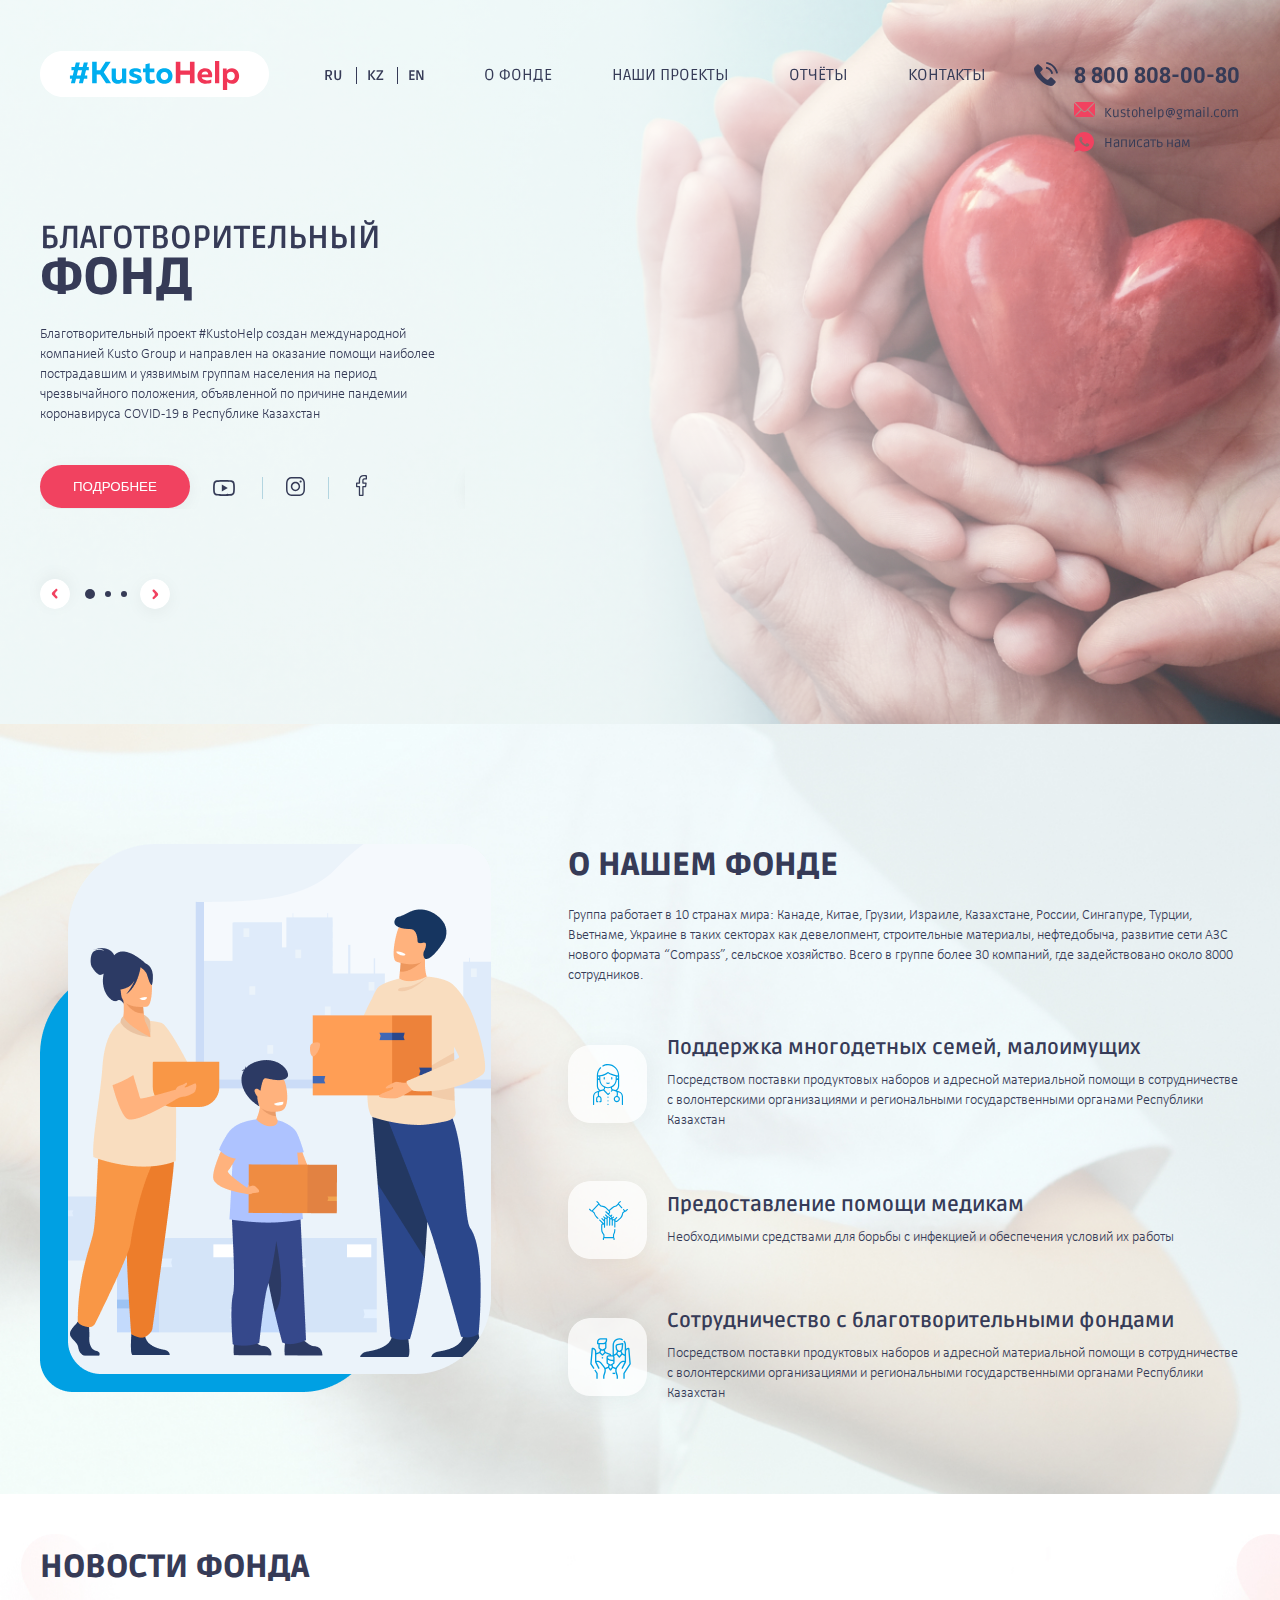
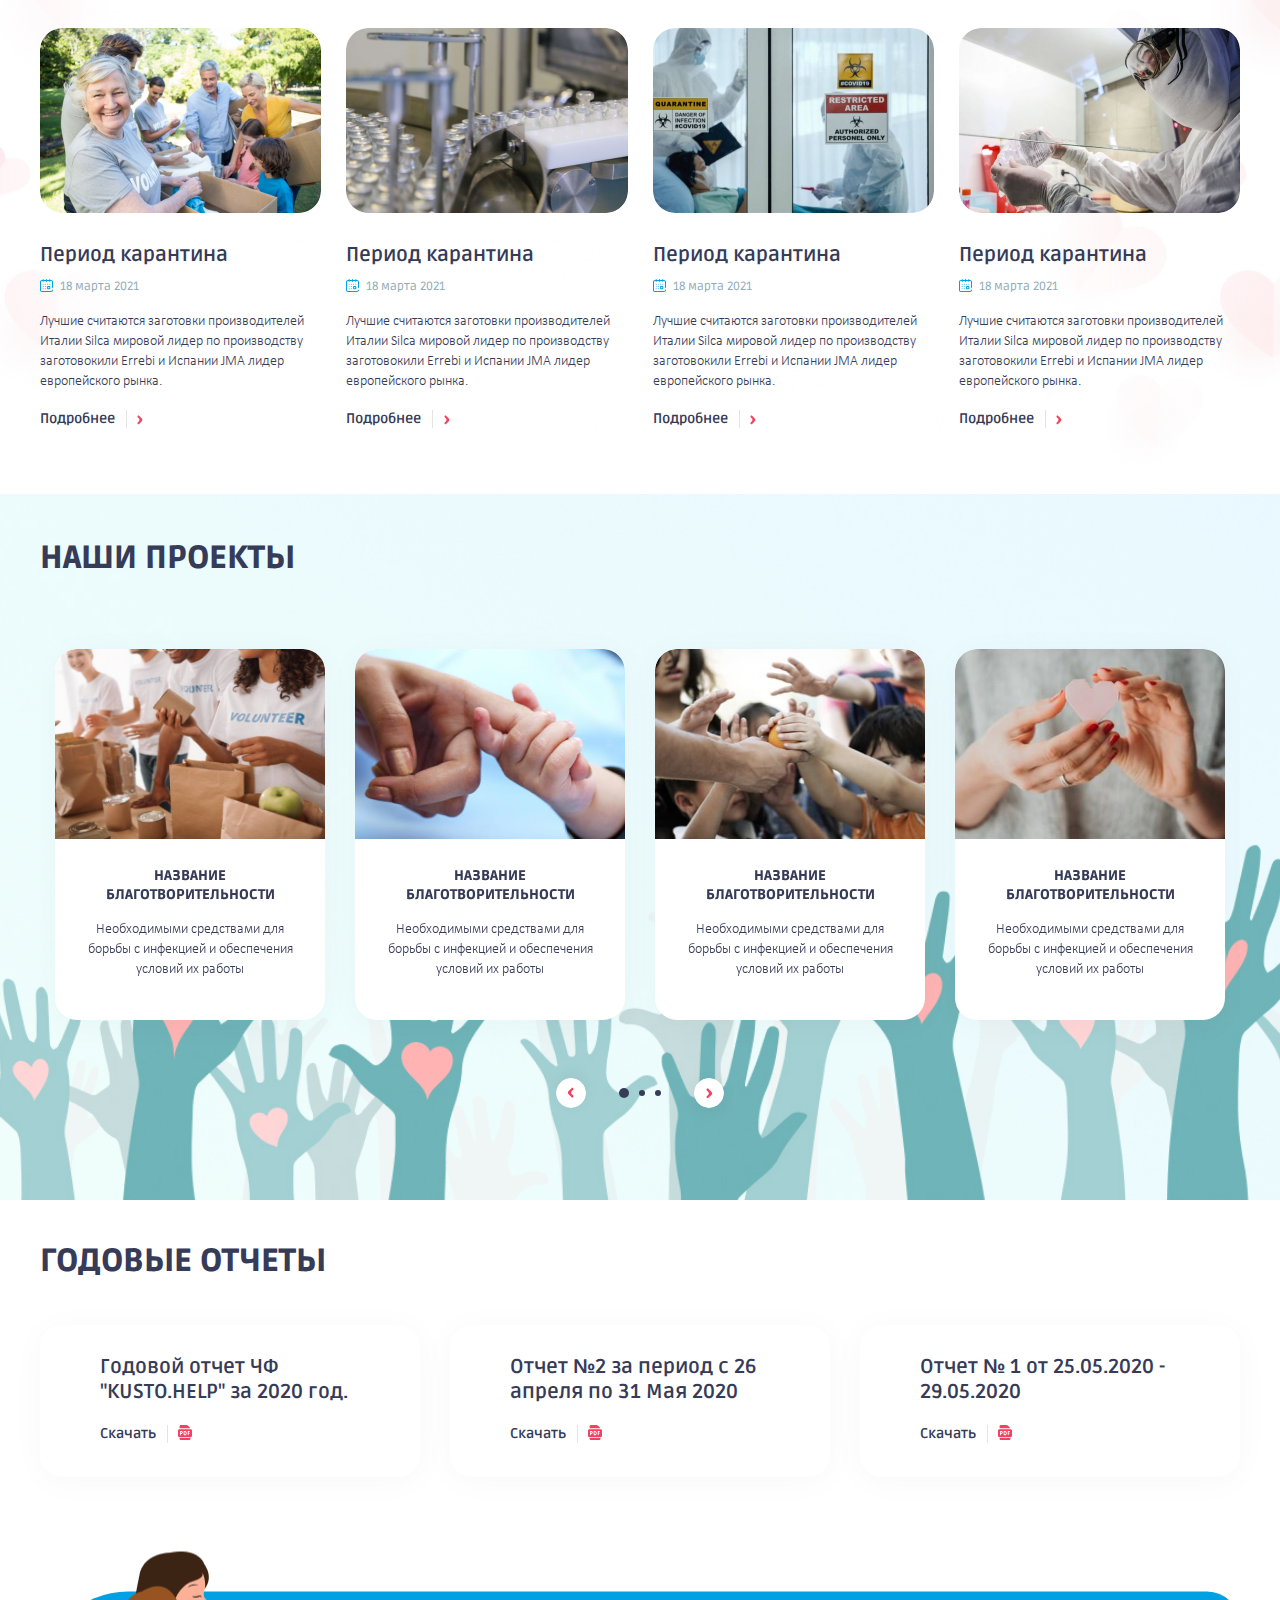
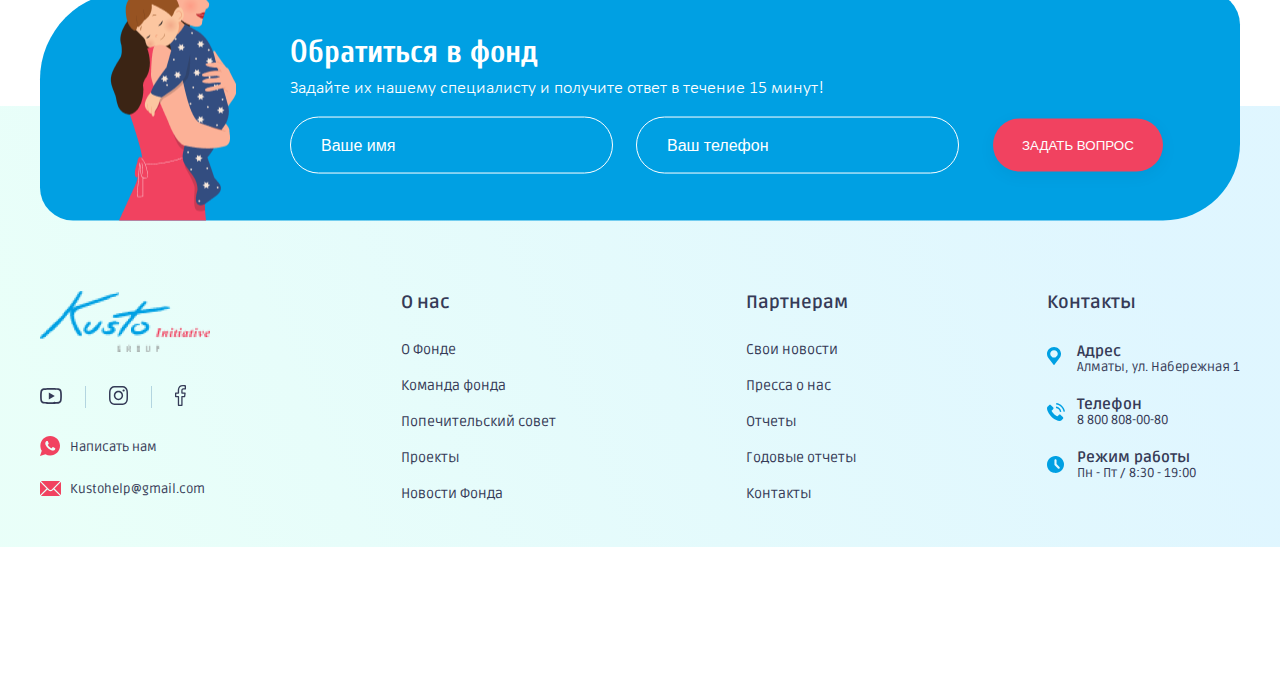
<file: index.html>
<!DOCTYPE html>
<html lang="en">

<head>
    <meta charset="UTF-8">
    <title>Document</title>
    <meta name="viewport" content="width=device-width, initial-scale=1.0" user-scalable=0>
    <meta http-equiv="X-UA-Compatible" content="ie=edge">
    <link rel="icon" href="images/fovicon.svg">
    <link rel="stylesheet" href="css/reset.css">
    <link rel="stylesheet" href="css/slick.css">
    <link rel="stylesheet" href="css/style.css">
</head>

<body>

    <div class="body">
        <header class="header">
            <div class="container">
                <div class="header__inner">
                    <a class="header__logo" href="index.html">
                        <img src="images/logo-header.svg" alt="">
                    </a>
                    <button class="burger">
                        <span class="burger-line"></span>
                    </button>
                    <div class="header__item-box"></div>
                    <div class="header__item">
                        <div class="header__language">
                            <a class="header__language-ru" href="#?">
                                ru
                            </a>
                            <a class="header__language-kz" href="#?">
                                kz
                            </a>
                            <a class="header__language-en" href="#?">
                                en
                            </a>
                        </div>
                        <nav class="header__nav">
                            <ul class="header__list">
                                <li class="header__list-item">
                                    <a class="header__list-link" href="about.html">
                                        О фонде
                                    </a>
                                </li>
                                <li class="header__list-item">
                                    <a class="header__list-link" href="projects.html">
                                        Наши проекты
                                    </a>
                                </li>
                                <li class="header__list-item">
                                    <a class="header__list-link" href="reports.html">
                                        Отчёты
                                    </a>
                                </li>
                                <li class="header__list-item">
                                    <a class="header__list-link" href="contacts.html">
                                        Контакты
                                    </a>
                                </li>
                            </ul>
                        </nav>
                        <div class="header__contacts">
                            <p class="header__contacts-phone">
                                8 800 808-00-80
                            </p>
                            <a class="header__contacts-email" href="#?">
                                Kustohelp@gmail.com
                            </a>
                            <a class="header__contacts-whatsaap" href="#?">
                                Написать нам
                            </a>
                        </div>
                    </div>
                </div>
            </div>
        </header>

        <main class="main">

            <section class="intro" style="background-image: url(images/bg/intro-bg.jpg)">
                <div class="intro-box">
                    <div class="container">
                        <div class="intro__slider">
                            <div class="intro__content">
                                <h1 class="intro__content-title">
                                    Благотворительный<span>ФОНД</span>
                                </h1>
                                <p class="intro__content-text page__text">
                                    Благотворительный проект #KustoHelp создан международной компанией Kusto Group и направлен на оказание помощи наиболее пострадавшим и уязвимым группам населения на период чрезвычайного положения, объявленной по причине пандемии коронавируса COVID-19 в Республике Казахстан
                                </p>
                                <div class="intro__content-bottom">
                                    <button class="intro__content-btn page__btn">
                                        Подробнее
                                    </button>
                                    <div class="intro__content-social">
                                        <a class="intro__content-link intro__content-youtube" href="#?">
                                            <svg class="icon" width="22" height="15.9">
                                                <use xlink:href="images/icons/sprite.svg#youtube"></use>
                                            </svg>
                                        </a>
                                        <a class="intro__content-link intro__content-instagram" href="#?">
                                            <svg class="icon" width="19" height="19">
                                                <use xlink:href="images/icons/sprite.svg#instagram"></use>
                                            </svg>
                                        </a>
                                        <a class="intro__content-link intro__content-facebook" href="#?">
                                            <svg class="icon" width="11" height="21">
                                                <use xlink:href="images/icons/sprite.svg#facebook"></use>
                                            </svg>
                                        </a>
                                    </div>
                                </div>
                            </div>
                            <div class="intro__content">
                                <h1 class="intro__content-title">
                                    Благотворительный<span>ФОНД</span>
                                </h1>
                                <p class="intro__content-text page__text">
                                    Благотворительный проект #KustoHelp создан международной компанией Kusto Group и направлен на оказание помощи наиболее пострадавшим и уязвимым группам населения на период чрезвычайного положения, объявленной по причине пандемии коронавируса COVID-19 в Республике Казахстан
                                </p>
                                <div class="intro__content-bottom">
                                    <button class="intro__content-btn page__btn">
                                        Подробнее
                                    </button>
                                    <div class="intro__content-social">
                                        <a class="intro__content-link intro__content-youtube" href="#?">
                                            <svg class="icon" width="22" height="15.9">
                                                <use xlink:href="images/icons/sprite.svg#youtube"></use>
                                            </svg>
                                        </a>
                                        <a class="intro__content-link intro__content-instagram" href="#?">
                                            <svg class="icon" width="19" height="19">
                                                <use xlink:href="images/icons/sprite.svg#instagram"></use>
                                            </svg>
                                        </a>
                                        <a class="intro__content-link intro__content-facebook" href="#?">
                                            <svg class="icon" width="11" height="21">
                                                <use xlink:href="images/icons/sprite.svg#facebook"></use>
                                            </svg>
                                        </a>
                                    </div>
                                </div>
                            </div>
                            <div class="intro__content">
                                <h1 class="intro__content-title">
                                    Благотворительный<span>ФОНД</span>
                                </h1>
                                <p class="intro__content-text page__text">
                                    Благотворительный проект #KustoHelp создан международной компанией Kusto Group и направлен на оказание помощи наиболее пострадавшим и уязвимым группам населения на период чрезвычайного положения, объявленной по причине пандемии коронавируса COVID-19 в Республике Казахстан
                                </p>
                                <div class="intro__content-bottom">
                                    <botton class="intro__content-btn page__btn">
                                        Подробнее
                                    </botton>
                                    <div class="intro__content-social">
                                        <a class="intro__content-link intro__content-youtube" href="#?">
                                            <svg class="icon" width="22" height="15.9">
                                                <use xlink:href="images/icons/sprite.svg#youtube"></use>
                                            </svg>
                                        </a>
                                        <a class="intro__content-link intro__content-instagram" href="#?">
                                            <svg class="icon" width="19" height="19">
                                                <use xlink:href="images/icons/sprite.svg#instagram"></use>
                                            </svg>
                                        </a>
                                        <a class="intro__content-link intro__content-facebook" href="#?">
                                            <svg class="icon" width="11" height="21">
                                                <use xlink:href="images/icons/sprite.svg#facebook"></use>
                                            </svg>
                                        </a>
                                    </div>
                                </div>
                            </div>
                        </div>
                    </div>
                </div>
            </section>

            <section class="about" style="background-image: url(images/bg/about-bg.jpg)">
                <div class="container">
                    <div class="about__inner" id="about">
                        <img class="about__img" src="images/img/about-img.png" alt="">
                        <div class="about__content">
                            <h3 class="about__title page__title">
                                О нашем фонде
                            </h3>
                            <p class="about__text page__text">
                                Группа работает в 10 странах мира: Канаде, Китае, Грузии, Израиле, Казахстане, России, Сингапуре, Турции, Вьетнаме, Украине в таких секторах как девелопмент, строительные материалы, нефтедобыча, развитие сети АЗС нового формата “Compass”, сельское хозяйство. Всего в группе более 30 компаний, где задействовано около 8000 сотрудников.
                            </p>
                            <div class="about__item">
                                <img class="about__item-img" src="images/icons/about-item-1.svg" alt="">
                                <div class="about__item-content">
                                    <h5 class="about__item-title">
                                        Поддержка многодетных семей, малоимущих
                                    </h5>
                                    <p class="about__item-text page__text">
                                        Посредством поставки продуктовых наборов и адресной материальной помощи в сотрудничестве с волонтерскими организациями и региональными государственными
                                        органами Республики Казахстан
                                    </p>
                                </div>
                            </div>
                            <div class="about__item">
                                <img class="about__item-img" src="images/icons/about-item-2.svg" alt="">
                                <div class="about__item-content">
                                    <h5 class="about__item-title">
                                        Предоставление помощи медикам
                                    </h5>
                                    <p class="about__item-text page__text">
                                        Необходимыми средствами для борьбы с инфекцией и обеспечения
                                        условий их работы
                                    </p>
                                </div>
                            </div>
                            <div class="about__item">
                                <img class="about__item-img" src="images/icons/about-item-3.svg" alt="">
                                <div class="about__item-content">
                                    <h5 class="about__item-title">
                                        Сотрудничество с благотворительными фондами
                                    </h5>
                                    <p class="about__item-text page__text">
                                        Посредством поставки продуктовых наборов и адресной материальной помощи в сотрудничестве с волонтерскими организациями и региональными государственными
                                        органами Республики Казахстан
                                    </p>
                                </div>
                            </div>
                        </div>
                    </div>
                </div>
            </section>

            <section class="news" style="background-image: url(images/bg/news-bg.jpg)">
                <div class="container">
                    <h3 class="news__title page__title">
                        Новости фонда
                    </h3>
                    <div class="news__inner">
                        <div class="news__item">
                            <img class="news__item-img" src="images/img/news-img-1.jpg" alt="">
                            <h6 class="news__item-title">
                                Период карантина
                            </h6>
                            <p class="news__item-date">
                                18 марта 2021
                            </p>
                            <p class="news__item-text page__text">
                                Лучшие считаются заготовки производителей Италии Silca мировой лидер по производству заготовокили Errebi и Испании JMA лидер европейского рынка.
                            </p>
                            <a class="news__item-link" href="news.html">
                                Подробнее
                            </a>
                        </div>
                        <div class="news__item">
                            <img class="news__item-img" src="images/img/news-img-2.jpg" alt="">
                            <h6 class="news__item-title">
                                Период карантина
                            </h6>
                            <p class="news__item-date">
                                18 марта 2021
                            </p>
                            <p class="news__item-text page__text">
                                Лучшие считаются заготовки производителей Италии Silca мировой лидер по производству заготовокили Errebi и Испании JMA лидер европейского рынка.
                            </p>
                            <a class="news__item-link" href="news.html">
                                Подробнее
                            </a>
                        </div>
                        <div class="news__item">
                            <img class="news__item-img" src="images/img/news-img-3.jpg" alt="">
                            <h6 class="news__item-title">
                                Период карантина
                            </h6>
                            <p class="news__item-date">
                                18 марта 2021
                            </p>
                            <p class="news__item-text page__text">
                                Лучшие считаются заготовки производителей Италии Silca мировой лидер по производству заготовокили Errebi и Испании JMA лидер европейского рынка.
                            </p>
                            <a class="news__item-link" href="news.html">
                                Подробнее
                            </a>
                        </div>
                        <div class="news__item">
                            <img class="news__item-img" src="images/img/news-img-4.jpg" alt="">
                            <h6 class="news__item-title">
                                Период карантина
                            </h6>
                            <p class="news__item-date">
                                18 марта 2021
                            </p>
                            <p class="news__item-text page__text">
                                Лучшие считаются заготовки производителей Италии Silca мировой лидер по производству заготовокили Errebi и Испании JMA лидер европейского рынка.
                            </p>
                            <a class="news__item-link" href="news.html">
                                Подробнее
                            </a>
                        </div>
                    </div>
                </div>
            </section>

            <section class="projects"  style="background-image: url(images/bg/projects-bg.jpg)">
                <div class="container">
                    <h3 class="projects__title page__title">
                        НАШИ ПРОЕКТЫ
                    </h3>
                    <div class="projects__slider" id="projects">
                        <div class="projects__item">
                            <img class="projects__item-img" src="images/img/projects-1.jpg" alt="">
                            <div class="projects__item-content">
                                <h6 class="projects__item-title">
                                    Название
                                    благотворительности
                                </h6>
                                <p class="projects__item-text page__text">
                                    Необходимыми средствами для
                                    борьбы с инфекцией и обеспечения
                                    условий их работы
                                </p>
                                <div class="projects__item-button">
                                    <a class="projects__item-link page__btn" href="#?">
                                        Пожертвовать
                                    </a>
                                </div>
                            </div>
                        </div>
                        <div class="projects__item">
                            <img class="projects__item-img" src="images/img/projects-2.jpg" alt="">
                            <div class="projects__item-content">
                                <h6 class="projects__item-title">
                                    Название
                                    благотворительности
                                </h6>
                                <p class="projects__item-text page__text">
                                    Необходимыми средствами для
                                    борьбы с инфекцией и обеспечения
                                    условий их работы
                                </p>
                                <div class="projects__item-button">
                                    <a class="projects__item-link page__btn" href="#?">
                                        Пожертвовать
                                    </a>
                                </div>
                            </div>
                        </div>
                        <div class="projects__item">
                            <img class="projects__item-img" src="images/img/projects-3.jpg" alt="">
                            <div class="projects__item-content">
                                <h6 class="projects__item-title">
                                    Название
                                    благотворительности
                                </h6>
                                <p class="projects__item-text page__text">
                                    Необходимыми средствами для
                                    борьбы с инфекцией и обеспечения
                                    условий их работы
                                </p>
                                <div class="projects__item-button">
                                    <a class="projects__item-link page__btn" href="#?">
                                        Пожертвовать
                                    </a>
                                </div>
                            </div>
                        </div>
                        <div class="projects__item">
                            <img class="projects__item-img" src="images/img/projects-4.jpg" alt="">
                            <div class="projects__item-content">
                                <h6 class="projects__item-title">
                                    Название
                                    благотворительности
                                </h6>
                                <p class="projects__item-text page__text">
                                    Необходимыми средствами для
                                    борьбы с инфекцией и обеспечения
                                    условий их работы
                                </p>
                                <div class="projects__item-button">
                                    <a class="projects__item-link page__btn" href="#?">
                                        Пожертвовать
                                    </a>
                                </div>
                            </div>
                        </div>
                        <div class="projects__item">
                            <img class="projects__item-img" src="images/img/projects-1.jpg" alt="">
                            <div class="projects__item-content">
                                <h6 class="projects__item-title">
                                    Название
                                    благотворительности
                                </h6>
                                <p class="projects__item-text page__text">
                                    Необходимыми средствами для
                                    борьбы с инфекцией и обеспечения
                                    условий их работы
                                </p>
                                <div class="projects__item-button">
                                    <a class="projects__item-link page__btn" href="#?">
                                        Пожертвовать
                                    </a>
                                </div>
                            </div>
                        </div>
                        <div class="projects__item">
                            <img class="projects__item-img" src="images/img/projects-1.jpg" alt="">
                            <div class="projects__item-content">
                                <h6 class="projects__item-title">
                                    Название
                                    благотворительности
                                </h6>
                                <p class="projects__item-text page__text">
                                    Необходимыми средствами для
                                    борьбы с инфекцией и обеспечения
                                    условий их работы
                                </p>
                                <div class="projects__item-button">
                                    <a class="projects__item-link page__btn" href="#?">
                                        Пожертвовать
                                    </a>
                                </div>
                            </div>
                        </div>
                    </div>
                    <ul class="slick-dots">
                        <button class="arrow arrow-next">
                            <img src="images/icons/slider-arrow.svg" alt="">
                        </button>
                        <button class="arrow arrow-prev">
                            <img src="images/icons/slider-arrow.svg" alt="">
                        </button>
                    </ul>
                </div>
            </section>

            <section class="reports">
                <div class="container">
                    <h3 class="reports__title page__title" id="reports">
                        Годовые отчеты
                    </h3>
                    <div class="reports__inner">
                        <div class="reports__item">
                            <div class="reports__item-title">
                                Годовой отчет ЧФ
                                "KUSTO.HELP" за 2020 год.
                            </div>
                            <a class="reports__item-download" href="images/bg/intro-bg.jpg" download="">
                                Скачать
                            </a>
                        </div>
                        <div class="reports__item">
                            <div class="reports__item-title">
                                Отчет №2 за период
                                с 26 апреля по 31 Мая 2020
                            </div>
                            <a class="reports__item-download" href="images/bg/intro-bg.jpg" download="">
                                Скачать
                            </a>
                        </div>
                        <div class="reports__item">
                            <div class="reports__item-title">
                                Отчет № 1
                                от 25.05.2020 - 29.05.2020
                            </div>
                            <a class="reports__item-download" href="images/bg/intro-bg.jpg" download="">
                                Скачать
                            </a>
                        </div>
                    </div>
                </div>
            </section>

            <section class="foundation">
                <div class="container">
                    <div class="foundation__inner">
                        <img class="foundation__img" src="images/img/foundation-img.png" alt="">
                        <div class="foundation__content">
                            <h3 class="foundation__title">
                                Обратиться в фонд
                            </h3>
                            <p class="foundation__text">
                                Задайте их нашему специалисту и получите ответ в течение 15 минут!
                            </p>
                            <form class="foundation__form">
                                <input class="foundation__form-name input-words" type="text" name="name" placeholder="Вашe имя">
                                <input class="foundation__form-phone input-phone" type="phone" name="phone" placeholder="Ваш телефон">
                                <input class="foundation__form-btn page__btn" type="submit" value="Задать вопрос">
                            </form>
                        </div>
                    </div>
                </div>
            </section>

        </main>

        <footer class="footer">
            <div class="container">
                <div class="footer__inner">
                    <div class="footer__social">
                        <a class="footer__logo" href="#?">
                            <img class="footer__logo-img" src="images/footer-logo.png" alt="">
                        </a>
                        <div class="footer__social-icons">
                            <a class="footer__social-link footer__social-youtube" href="#?">
                                <svg class="icon" width="22" height="15.9">
                                    <use xlink:href="images/icons/sprite.svg#youtube"></use>
                                </svg>
                            </a>
                            <a class="footer__social-link footer__social-instagram" href="#?">
                                <svg class="icon" width="19" height="19">
                                    <use xlink:href="images/icons/sprite.svg#instagram"></use>
                                </svg>
                            </a>
                            <a class="footer__social-link footer__social-facebook" href="#?">
                                <svg class="icon" width="11" height="21">
                                    <use xlink:href="images/icons/sprite.svg#facebook"></use>
                                </svg>
                            </a>
                        </div>
                        <div class="footer__social-contact">
                            <a class="footer__social-whatsaap" href="#?">
                                Написать нам
                            </a>
                            <a class="footer__social-email" href="#?">
                                Kustohelp@gmail.com
                            </a>
                        </div>
                    </div>
                    <div class="footer__about">
                        <h5 class="footer__title">
                            О нас
                        </h5>
                        <ul class="footer__list">
                            <li class="footer__list-item">
                                <a class="footer__list-link" href="#?">
                                    О Фонде
                                </a>
                            </li>
                            <li class="footer__list-item">
                                <a class="footer__list-link" href="#?">
                                    Команда фонда
                                </a>
                            </li>
                            <li class="footer__list-item">
                                <a class="footer__list-link" href="#?">
                                    Попечительский совет
                                </a>
                            </li>
                            <li class="footer__list-item">
                                <a class="footer__list-link" href="#?">
                                    Проекты
                                </a>
                            </li>
                            <li class="footer__list-item">
                                <a class="footer__list-link" href="#?">
                                    Новости Фонда
                                </a>
                            </li>
                        </ul>
                    </div>
                    <div class="footer__partners">
                        <h5 class="footer__title">
                            Партнерам
                        </h5>
                        <ul class="footer__list">
                            <li class="footer__list-item">
                                <a class="footer__list-link" href="#?">
                                    Свои новости
                                </a>
                            </li>
                            <li class="footer__list-item">
                                <a class="footer__list-link" href="#?">
                                    Пресса о нас
                                </a>
                            </li>
                            <li class="footer__list-item">
                                <a class="footer__list-link" href="#?">
                                    Отчеты
                                </a>
                            </li>
                            <li class="footer__list-item">
                                <a class="footer__list-link" href="#?">
                                    Годовые отчеты
                                </a>
                            </li>
                            <li class="footer__list-item">
                                <a class="footer__list-link" href="#?">
                                    Контакты
                                </a>
                            </li>
                        </ul>
                    </div>
                    <div class="footer__contacts">
                        <h5 class="footer__title" id="contacts">
                            Контакты
                        </h5>
                        <div class="footer__contacts-item footer__contacts-address">
                            <h6 class="footer__contacts-title">
                                Адрес
                            </h6>
                            <p class="footer__contacts-text">
                                Алматы, ул. Набережная 1
                            </p>
                        </div>
                        <div class="footer__contacts-item footer__contacts-phone">
                            <h6 class="footer__contacts-title">
                                Телефон
                            </h6>
                            <p class="footer__contacts-text">
                                8 800 808-00-80
                            </p>
                        </div>
                        <div class="footer__contacts-item footer__contacts-mode">
                            <h6 class="footer__contacts-title">
                                Режим работы

                            </h6>
                            <p class="footer__contacts-text">
                                Пн - Пт / 8:30 - 19:00
                            </p>
                        </div>
                    </div>
                </div>
            </div>
        </footer>

        <!-- svg -->

        <svg>
            <symbol id="whatsaap-slide">

            </symbol>
        </svg>

    </div>

    <script src="https://ajax.googleapis.com/ajax/libs/jquery/3.4.1/jquery.min.js"></script>
    <script src="js/slick.min.js"></script>
    <script src="js/app.js"></script>
</body>

</html>
</file>
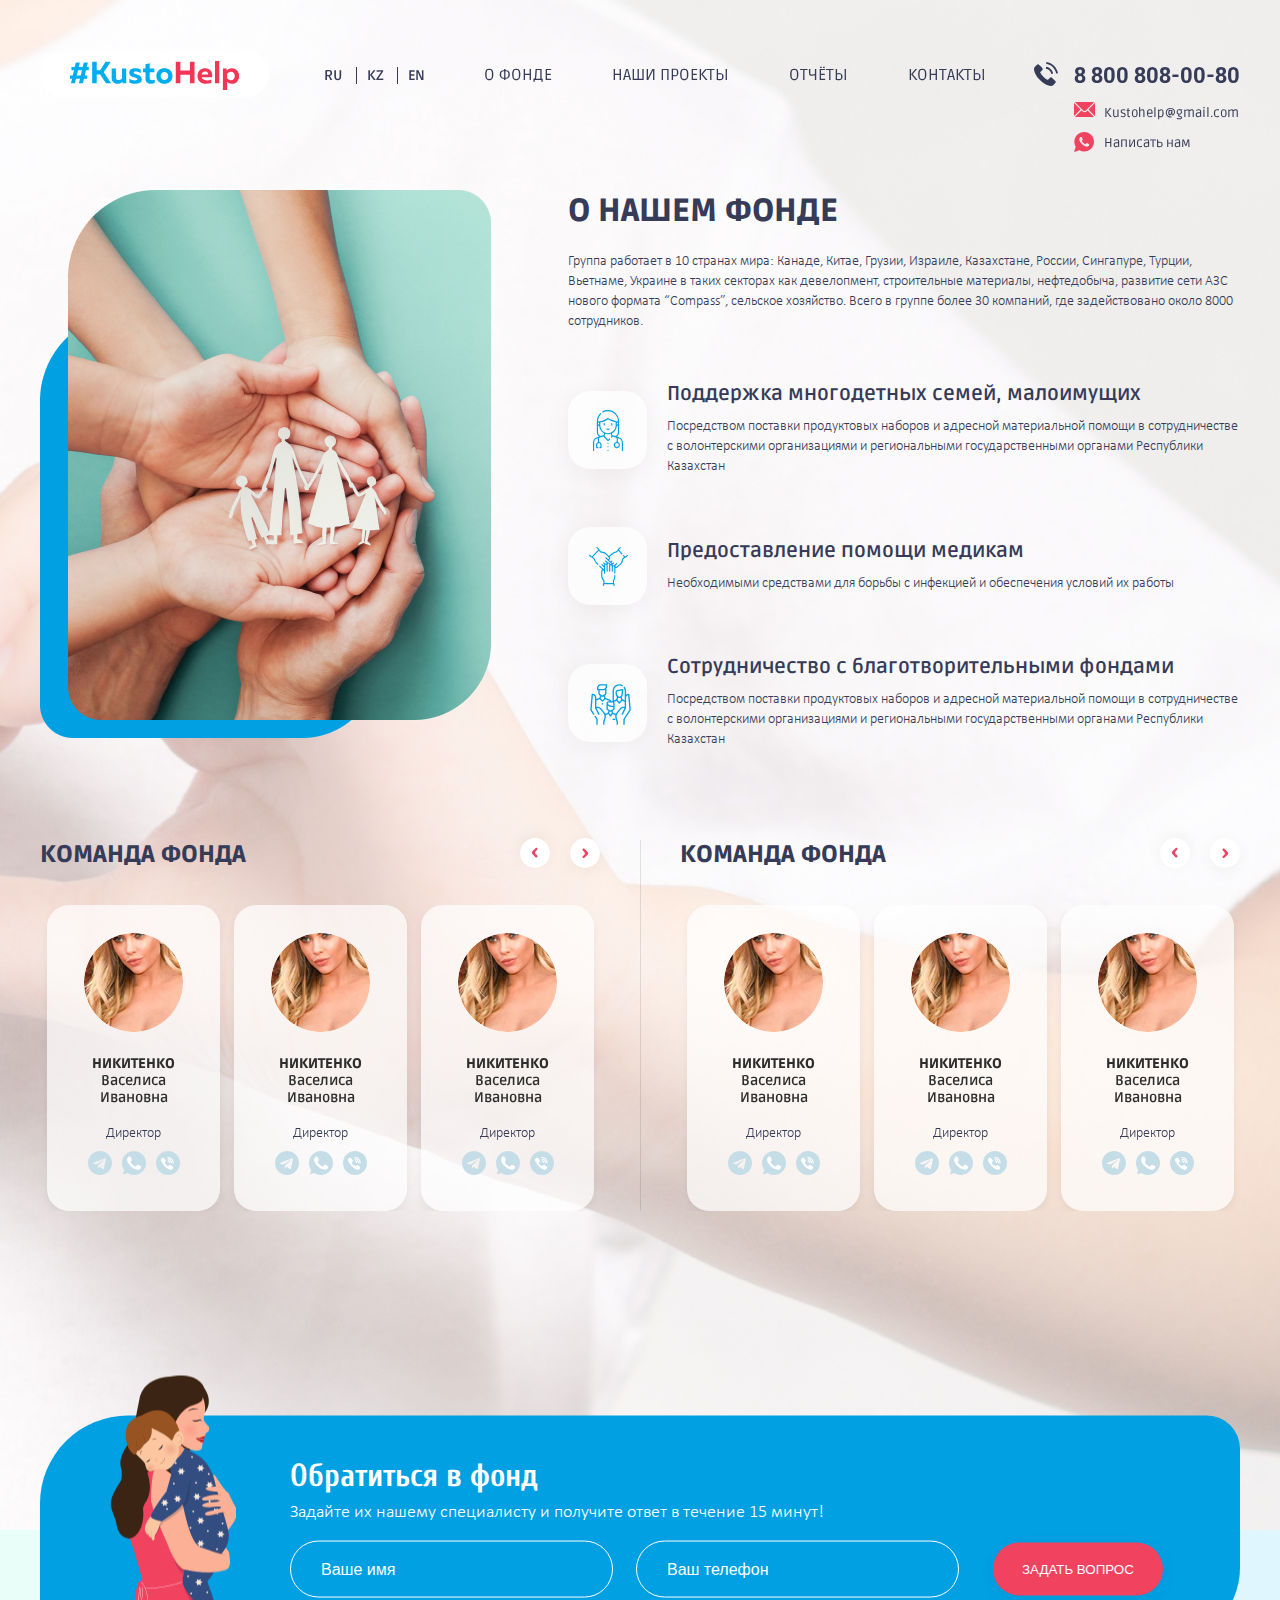
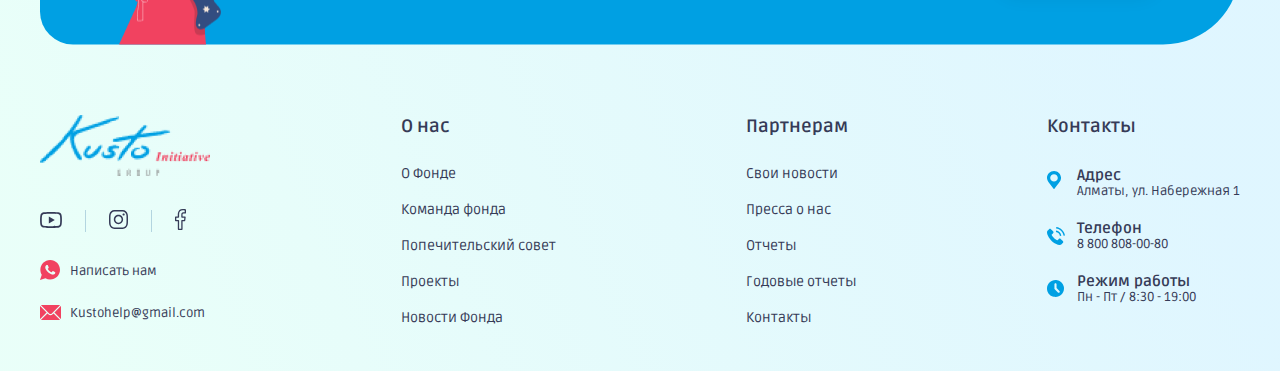
<file: about.html>
<!DOCTYPE html>
<html lang="en">

<head>
    <meta charset="UTF-8">
    <title>Document</title>
    <meta name="viewport" content="width=device-width, initial-scale=1.0" user-scalable=0>
    <meta http-equiv="X-UA-Compatible" content="ie=edge">
    <link rel="icon" href="images/fovicon.svg">
    <link rel="stylesheet" href="css/reset.css">
    <link rel="stylesheet" href="css/slick.css">
    <link rel="stylesheet" href="css/style.css">
</head>

<body>

    <div class="body">

        <header class="header">
            <div class="container">
                <div class="header__inner">
                    <a class="header__logo" href="index.html">
                        <img src="images/logo-header.svg" alt="">
                    </a>
                    <button class="burger">
                        <span class="burger-line"></span>
                    </button>
                    <div class="header__item-box"></div>
                    <div class="header__item">
                        <div class="header__language">
                            <a class="header__language-ru" href="#?">
                                ru
                            </a>
                            <a class="header__language-kz" href="#?">
                                kz
                            </a>
                            <a class="header__language-en" href="#?">
                                en
                            </a>
                        </div>
                        <nav class="header__nav">
                            <ul class="header__list">
                                <li class="header__list-item">
                                    <a class="header__list-link" href="about.html">
                                        О фонде
                                    </a>
                                </li>
                                <li class="header__list-item">
                                    <a class="header__list-link" href="projects.html">
                                        Наши проекты
                                    </a>
                                </li>
                                <li class="header__list-item">
                                    <a class="header__list-link" href="reports.html">
                                        Отчёты
                                    </a>
                                </li>
                                <li class="header__list-item">
                                    <a class="header__list-link" href="contacts.html">
                                        Контакты
                                    </a>
                                </li>
                            </ul>
                        </nav>
                        <div class="header__contacts">
                            <p class="header__contacts-phone">
                                8 800 808-00-80
                            </p>
                            <a class="header__contacts-email" href="#?">
                                Kustohelp@gmail.com
                            </a>
                            <a class="header__contacts-whatsaap" href="#?">
                                Написать нам
                            </a>
                        </div>
                    </div>
                </div>
            </div>
        </header>

        <main class="main" style="background-image: url(images/bg/page-bg.jpg)">

            <section class="about page__about">
                <div class="container">
                    <div class="about__inner" id="about">
                        <img class="about__img" src="images/img/about-page-img.png" alt="">
                        <div class="about__content">
                            <h3 class="about__title page__title">
                                О нашем фонде
                            </h3>
                            <p class="about__text page__text">
                                Группа работает в 10 странах мира: Канаде, Китае, Грузии, Израиле, Казахстане, России, Сингапуре, Турции, Вьетнаме, Украине в таких секторах как девелопмент, строительные материалы, нефтедобыча, развитие сети АЗС нового формата “Compass”, сельское хозяйство. Всего в группе более 30 компаний, где задействовано около 8000 сотрудников.
                            </p>
                            <div class="about__item">
                                <img class="about__item-img" src="images/icons/about-item-1.svg" alt="">
                                <div class="about__item-content">
                                    <h5 class="about__item-title">
                                        Поддержка многодетных семей, малоимущих
                                    </h5>
                                    <p class="about__item-text page__text">
                                        Посредством поставки продуктовых наборов и адресной материальной помощи в сотрудничестве с волонтерскими организациями и региональными государственными
                                        органами Республики Казахстан
                                    </p>
                                </div>
                            </div>
                            <div class="about__item">
                                <img class="about__item-img" src="images/icons/about-item-2.svg" alt="">
                                <div class="about__item-content">
                                    <h5 class="about__item-title">
                                        Предоставление помощи медикам
                                    </h5>
                                    <p class="about__item-text page__text">
                                        Необходимыми средствами для борьбы с инфекцией и обеспечения
                                        условий их работы
                                    </p>
                                </div>
                            </div>
                            <div class="about__item">
                                <img class="about__item-img" src="images/icons/about-item-3.svg" alt="">
                                <div class="about__item-content">
                                    <h5 class="about__item-title">
                                        Сотрудничество с благотворительными фондами
                                    </h5>
                                    <p class="about__item-text page__text">
                                        Посредством поставки продуктовых наборов и адресной материальной помощи в сотрудничестве с волонтерскими организациями и региональными государственными
                                        органами Республики Казахстан
                                    </p>
                                </div>
                            </div>
                        </div>
                    </div>
                    <div class="about__sliders">
                        <div class="team">
                            <h3 class="team__title page__title">
                                Команда фонда
                            </h3>
                            <div class="team__slider">
                                <div class="team__item">
                                    <img class="team__img" src="images/img/team-img.jpg" alt="">
                                    <p class="team__patronymic">
                                        Никитенко
                                    </p>
                                    <p class="team__name">
                                        Васелиса Ивановна
                                    </p>
                                    <p class="team__post">
                                        Директор
                                    </p>
                                    <div class="team__social">
                                        <img src="images/icons/telegram-slide.svg" alt="">
                                        <img src="images/icons/whatsapp-slide.svg" alt="">
                                        <img src="images/icons/phone-slide.svg" alt="">
                                    </div>
                                </div>
                                <div class="team__item">
                                    <img class="team__img" src="images/img/team-img.jpg" alt="">
                                    <p class="team__patronymic">
                                        Никитенко
                                    </p>
                                    <p class="team__name">
                                        Васелиса Ивановна
                                    </p>
                                    <p class="team__post">
                                        Директор
                                    </p>
                                    <div class="team__social">
                                        <img src="images/icons/telegram-slide.svg" alt="">
                                        <img src="images/icons/whatsapp-slide.svg" alt="">
                                        <img src="images/icons/phone-slide.svg" alt="">
                                    </div>
                                </div>
                                <div class="team__item">
                                    <img class="team__img" src="images/img/team-img.jpg" alt="">
                                    <p class="team__patronymic">
                                        Никитенко
                                    </p>
                                    <p class="team__name">
                                        Васелиса Ивановна
                                    </p>
                                    <p class="team__post">
                                        Директор
                                    </p>
                                    <div class="team__social">
                                        <img src="images/icons/telegram-slide.svg" alt="">
                                        <img src="images/icons/whatsapp-slide.svg" alt="">
                                        <img src="images/icons/phone-slide.svg" alt="">
                                    </div>
                                </div>
                                <div class="team__item">
                                    <img class="team__img" src="images/img/team-img.jpg" alt="">
                                    <p class="team__patronymic">
                                        Никитенко
                                    </p>
                                    <p class="team__name">
                                        Васелиса Ивановна
                                    </p>
                                    <p class="team__post">
                                        Директор
                                    </p>
                                    <div class="team__social">
                                        <img src="images/icons/telegram-slide.svg" alt="">
                                        <img src="images/icons/whatsapp-slide.svg" alt="">
                                        <img src="images/icons/phone-slide.svg" alt="">
                                    </div>
                                </div>
                                <div class="team__item">
                                    <img class="team__img" src="images/img/team-img.jpg" alt="">
                                    <p class="team__patronymic">
                                        Никитенко
                                    </p>
                                    <p class="team__name">
                                        Васелиса Ивановна
                                    </p>
                                    <p class="team__post">
                                        Директор
                                    </p>
                                    <div class="team__social">
                                        <img src="images/icons/telegram-slide.svg" alt="">
                                        <img src="images/icons/whatsapp-slide.svg" alt="">
                                        <img src="images/icons/phone-slide.svg" alt="">
                                    </div>
                                </div>
                                <div class="team__item">
                                    <img class="team__img" src="images/img/team-img.jpg" alt="">
                                    <p class="team__patronymic">
                                        Никитенко
                                    </p>
                                    <p class="team__name">
                                        Васелиса Ивановна
                                    </p>
                                    <p class="team__post">
                                        Директор
                                    </p>
                                    <div class="team__social">
                                        <img src="images/icons/telegram-slide.svg" alt="">
                                        <img src="images/icons/whatsapp-slide.svg" alt="">
                                        <img src="images/icons/phone-slide.svg" alt="">
                                    </div>
                                </div>
                            </div>
                        </div>
                        <div class="team">
                            <h3 class="team__title page__title">
                                Команда фонда
                            </h3>
                            <div class="team__slider">
                                <div class="team__item">
                                    <img class="team__img" src="images/img/team-img.jpg" alt="">
                                    <p class="team__patronymic">
                                        Никитенко
                                    </p>
                                    <p class="team__name">
                                        Васелиса Ивановна
                                    </p>
                                    <p class="team__post">
                                        Директор
                                    </p>
                                    <div class="team__social">
                                        <img src="images/icons/telegram-slide.svg" alt="">
                                        <img src="images/icons/whatsapp-slide.svg" alt="">
                                        <img src="images/icons/phone-slide.svg" alt="">
                                    </div>
                                </div>
                                <div class="team__item">
                                    <img class="team__img" src="images/img/team-img.jpg" alt="">
                                    <p class="team__patronymic">
                                        Никитенко
                                    </p>
                                    <p class="team__name">
                                        Васелиса Ивановна
                                    </p>
                                    <p class="team__post">
                                        Директор
                                    </p>
                                    <div class="team__social">
                                        <img src="images/icons/telegram-slide.svg" alt="">
                                        <img src="images/icons/whatsapp-slide.svg" alt="">
                                        <img src="images/icons/phone-slide.svg" alt="">
                                    </div>
                                </div>
                                <div class="team__item">
                                    <img class="team__img" src="images/img/team-img.jpg" alt="">
                                    <p class="team__patronymic">
                                        Никитенко
                                    </p>
                                    <p class="team__name">
                                        Васелиса Ивановна
                                    </p>
                                    <p class="team__post">
                                        Директор
                                    </p>
                                    <div class="team__social">
                                        <img src="images/icons/telegram-slide.svg" alt="">
                                        <img src="images/icons/whatsapp-slide.svg" alt="">
                                        <img src="images/icons/phone-slide.svg" alt="">
                                    </div>
                                </div>
                                <div class="team__item">
                                    <img class="team__img" src="images/img/team-img.jpg" alt="">
                                    <p class="team__patronymic">
                                        Никитенко
                                    </p>
                                    <p class="team__name">
                                        Васелиса Ивановна
                                    </p>
                                    <p class="team__post">
                                        Директор
                                    </p>
                                    <div class="team__social">
                                        <img src="images/icons/telegram-slide.svg" alt="">
                                        <img src="images/icons/whatsapp-slide.svg" alt="">
                                        <img src="images/icons/phone-slide.svg" alt="">
                                    </div>
                                </div>
                                <div class="team__item">
                                    <img class="team__img" src="images/img/team-img.jpg" alt="">
                                    <p class="team__patronymic">
                                        Никитенко
                                    </p>
                                    <p class="team__name">
                                        Васелиса Ивановна
                                    </p>
                                    <p class="team__post">
                                        Директор
                                    </p>
                                    <div class="team__social">
                                        <img src="images/icons/telegram-slide.svg" alt="">
                                        <img src="images/icons/whatsapp-slide.svg" alt="">
                                        <img src="images/icons/phone-slide.svg" alt="">
                                    </div>
                                </div>
                                <div class="team__item">
                                    <img class="team__img" src="images/img/team-img.jpg" alt="">
                                    <p class="team__patronymic">
                                        Никитенко
                                    </p>
                                    <p class="team__name">
                                        Васелиса Ивановна
                                    </p>
                                    <p class="team__post">
                                        Директор
                                    </p>
                                    <div class="team__social">
                                        <img src="images/icons/telegram-slide.svg" alt="">
                                        <img src="images/icons/whatsapp-slide.svg" alt="">
                                        <img src="images/icons/phone-slide.svg" alt="">
                                    </div>
                                </div>
                            </div>
                        </div>
                    </div>
                </div>
            </section>

            <section class="foundation">
                <div class="container">
                    <div class="foundation__inner">
                        <img class="foundation__img" src="images/img/foundation-img.png" alt="">
                        <div class="foundation__content">
                            <h3 class="foundation__title">
                                Обратиться в фонд
                            </h3>
                            <p class="foundation__text">
                                Задайте их нашему специалисту и получите ответ в течение 15 минут!
                            </p>
                            <form class="foundation__form">
                                <input class="foundation__form-name input-words" type="text" name="name" placeholder="Вашe имя">
                                <input class="foundation__form-phone input-phone" type="phone" name="phone" placeholder="Ваш телефон">
                                <input class="foundation__form-btn page__btn" type="submit" value="Задать вопрос">
                            </form>
                        </div>
                    </div>
                </div>
            </section>

        </main>

        <footer class="footer">
            <div class="container">
                <div class="footer__inner">
                    <div class="footer__social">
                        <a class="footer__logo" href="#?">
                            <img class="footer__logo-img" src="images/footer-logo.png" alt="">
                        </a>
                        <div class="footer__social-icons">
                            <a class="footer__social-link footer__social-youtube" href="#?">
                                <svg class="icon" width="22" height="15.9">
                                    <use xlink:href="images/icons/sprite.svg#youtube"></use>
                                </svg>
                            </a>
                            <a class="footer__social-link footer__social-instagram" href="#?">
                                <svg class="icon" width="19" height="19">
                                    <use xlink:href="images/icons/sprite.svg#instagram"></use>
                                </svg>
                            </a>
                            <a class="footer__social-link footer__social-facebook" href="#?">
                                <svg class="icon" width="11" height="21">
                                    <use xlink:href="images/icons/sprite.svg#facebook"></use>
                                </svg>
                            </a>
                        </div>
                        <div class="footer__social-contact">
                            <a class="footer__social-whatsaap" href="#?">
                                Написать нам
                            </a>
                            <a class="footer__social-email" href="#?">
                                Kustohelp@gmail.com
                            </a>
                        </div>
                    </div>
                    <div class="footer__about">
                        <h5 class="footer__title">
                            О нас
                        </h5>
                        <ul class="footer__list">
                            <li class="footer__list-item">
                                <a class="footer__list-link" href="#?">
                                    О Фонде
                                </a>
                            </li>
                            <li class="footer__list-item">
                                <a class="footer__list-link" href="#?">
                                    Команда фонда
                                </a>
                            </li>
                            <li class="footer__list-item">
                                <a class="footer__list-link" href="#?">
                                    Попечительский совет
                                </a>
                            </li>
                            <li class="footer__list-item">
                                <a class="footer__list-link" href="#?">
                                    Проекты
                                </a>
                            </li>
                            <li class="footer__list-item">
                                <a class="footer__list-link" href="#?">
                                    Новости Фонда
                                </a>
                            </li>
                        </ul>
                    </div>
                    <div class="footer__partners">
                        <h5 class="footer__title">
                            Партнерам
                        </h5>
                        <ul class="footer__list">
                            <li class="footer__list-item">
                                <a class="footer__list-link" href="#?">
                                    Свои новости
                                </a>
                            </li>
                            <li class="footer__list-item">
                                <a class="footer__list-link" href="#?">
                                    Пресса о нас
                                </a>
                            </li>
                            <li class="footer__list-item">
                                <a class="footer__list-link" href="#?">
                                    Отчеты
                                </a>
                            </li>
                            <li class="footer__list-item">
                                <a class="footer__list-link" href="#?">
                                    Годовые отчеты
                                </a>
                            </li>
                            <li class="footer__list-item">
                                <a class="footer__list-link" href="#?">
                                    Контакты
                                </a>
                            </li>
                        </ul>
                    </div>
                    <div class="footer__contacts">
                        <h5 class="footer__title" id="contacts">
                            Контакты
                        </h5>
                        <div class="footer__contacts-item footer__contacts-address">
                            <h6 class="footer__contacts-title">
                                Адрес
                            </h6>
                            <p class="footer__contacts-text">
                                Алматы, ул. Набережная 1
                            </p>
                        </div>
                        <div class="footer__contacts-item footer__contacts-phone">
                            <h6 class="footer__contacts-title">
                                Телефон
                            </h6>
                            <p class="footer__contacts-text">
                                8 800 808-00-80
                            </p>
                        </div>
                        <div class="footer__contacts-item footer__contacts-mode">
                            <h6 class="footer__contacts-title">
                                Режим работы

                            </h6>
                            <p class="footer__contacts-text">
                                Пн - Пт / 8:30 - 19:00
                            </p>
                        </div>
                    </div>
                </div>
            </div>
        </footer>

    </div>

    <script src="https://ajax.googleapis.com/ajax/libs/jquery/3.4.1/jquery.min.js"></script>
    <script src="js/slick.min.js"></script>
    <script src="js/app.js"></script>
</body>

</html>
</file>
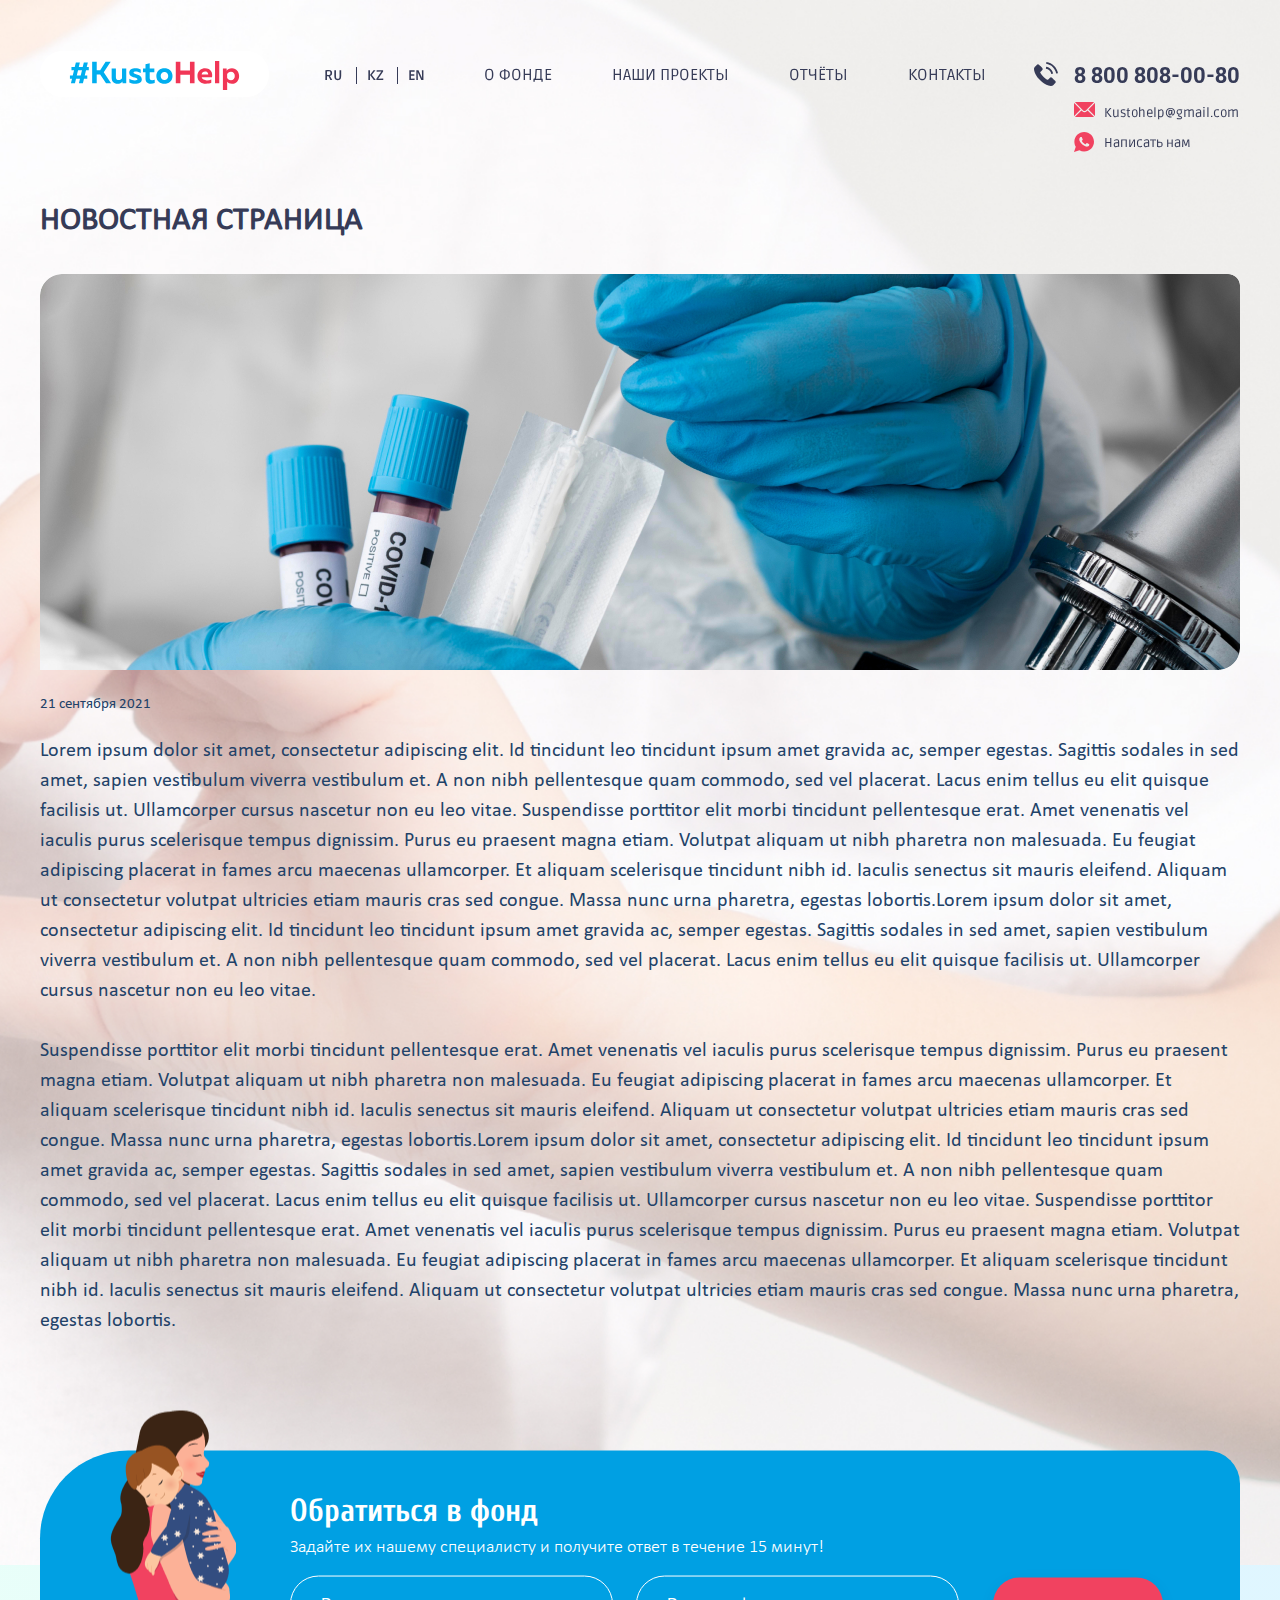
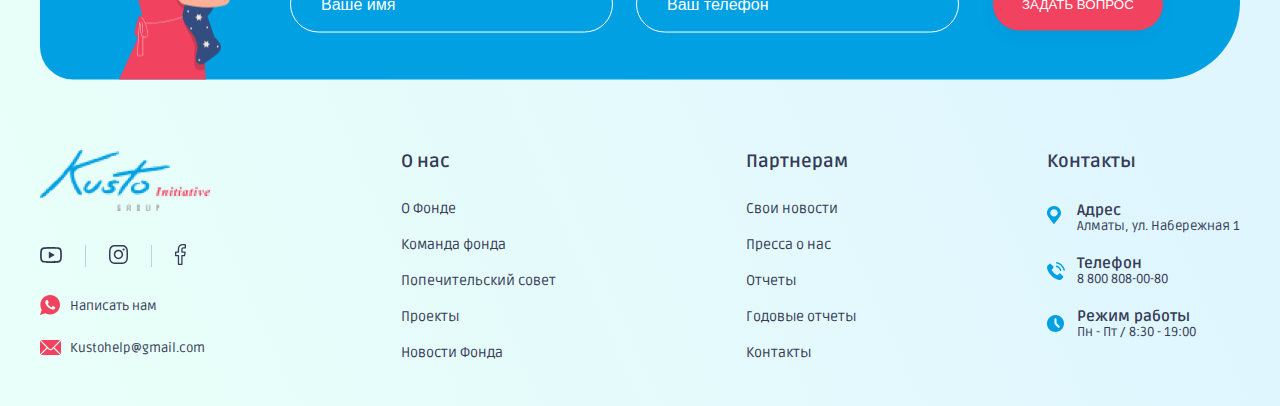
<file: news.html>
<!DOCTYPE html>
<html lang="en">

<head>
    <meta charset="UTF-8">
    <title>Document</title>
    <meta name="viewport" content="width=device-width, initial-scale=1.0" user-scalable=0>
    <meta http-equiv="X-UA-Compatible" content="ie=edge">
    <link rel="icon" href="images/fovicon.svg">
    <link rel="stylesheet" href="css/reset.css">
    <link rel="stylesheet" href="css/slick.css">
    <link rel="stylesheet" href="css/style.css">
</head>

<body>

    <div class="body">


        <header class="header">
            <div class="container">
                <div class="header__inner">
                    <a class="header__logo" href="index.html">
                        <img src="images/logo-header.svg" alt="">
                    </a>
                    <button class="burger">
                        <span class="burger-line"></span>
                    </button>
                    <div class="header__item-box"></div>
                    <div class="header__item">
                        <div class="header__language">
                            <a class="header__language-ru" href="#?">
                                ru
                            </a>
                            <a class="header__language-kz" href="#?">
                                kz
                            </a>
                            <a class="header__language-en" href="#?">
                                en
                            </a>
                        </div>
                        <nav class="header__nav">
                            <ul class="header__list">
                                <li class="header__list-item">
                                    <a class="header__list-link" href="about.html">
                                        О фонде
                                    </a>
                                </li>
                                <li class="header__list-item">
                                    <a class="header__list-link" href="projects.html">
                                        Наши проекты
                                    </a>
                                </li>
                                <li class="header__list-item">
                                    <a class="header__list-link" href="reports.html">
                                        Отчёты
                                    </a>
                                </li>
                                <li class="header__list-item">
                                    <a class="header__list-link" href="contacts.html">
                                        Контакты
                                    </a>
                                </li>
                            </ul>
                        </nav>
                        <div class="header__contacts">
                            <p class="header__contacts-phone">
                                8 800 808-00-80
                            </p>
                            <a class="header__contacts-email" href="#?">
                                Kustohelp@gmail.com
                            </a>
                            <a class="header__contacts-whatsaap" href="#?">
                                Написать нам
                            </a>
                        </div>
                    </div>
                </div>
            </div>
        </header>

        <main class="main" style="background-image: url(images/bg/page-bg.jpg)">

            <section class="news__page">
                <div class="container">
                    <h3 class="news__page-title page__title">
                        Новостная страница
                    </h3>
                    <img class="news__page-img" src="images/img/news-image.jpg" alt="">
                    <p class="news__page-date">
                        21 сентября 2021
                    </p>
                    <p class="news__page-text">
                        Lorem ipsum dolor sit amet, consectetur adipiscing elit. Id tincidunt leo tincidunt ipsum amet gravida ac, semper egestas. Sagittis sodales in sed amet, sapien vestibulum viverra vestibulum et. A non nibh pellentesque quam commodo, sed vel placerat. Lacus enim tellus eu elit quisque facilisis ut. Ullamcorper cursus nascetur non eu leo vitae. Suspendisse porttitor elit morbi tincidunt pellentesque erat. Amet venenatis vel iaculis purus scelerisque tempus dignissim. Purus eu praesent magna etiam. Volutpat aliquam ut nibh pharetra non malesuada. Eu feugiat adipiscing placerat in fames arcu maecenas ullamcorper. Et aliquam scelerisque tincidunt nibh id. Iaculis senectus sit mauris eleifend. Aliquam ut consectetur volutpat ultricies etiam mauris cras sed congue. Massa nunc urna pharetra, egestas lobortis.Lorem ipsum dolor sit amet, consectetur adipiscing elit. Id tincidunt leo tincidunt ipsum amet gravida ac, semper egestas. Sagittis sodales in sed amet, sapien vestibulum viverra vestibulum et. A non nibh pellentesque quam commodo, sed vel placerat. Lacus enim tellus eu elit quisque facilisis ut. Ullamcorper cursus nascetur non eu leo vitae.
                    </p>
                    <p class="news__page-text">
                        Suspendisse porttitor elit morbi tincidunt pellentesque erat. Amet venenatis vel iaculis purus scelerisque tempus dignissim. Purus eu praesent magna etiam. Volutpat aliquam ut nibh pharetra non malesuada. Eu feugiat adipiscing placerat in fames arcu maecenas ullamcorper. Et aliquam scelerisque tincidunt nibh id. Iaculis senectus sit mauris eleifend. Aliquam ut consectetur volutpat ultricies etiam mauris cras sed congue. Massa nunc urna pharetra, egestas lobortis.Lorem ipsum dolor sit amet, consectetur adipiscing elit. Id tincidunt leo tincidunt ipsum amet gravida ac, semper egestas. Sagittis sodales in sed amet, sapien vestibulum viverra vestibulum et. A non nibh pellentesque quam commodo, sed vel placerat. Lacus enim tellus eu elit quisque facilisis ut. Ullamcorper cursus nascetur non eu leo vitae. Suspendisse porttitor elit morbi tincidunt pellentesque erat. Amet venenatis vel iaculis purus scelerisque tempus dignissim. Purus eu praesent magna etiam. Volutpat aliquam ut nibh pharetra non malesuada. Eu feugiat adipiscing placerat in fames arcu maecenas ullamcorper. Et aliquam scelerisque tincidunt nibh id. Iaculis senectus sit mauris eleifend. Aliquam ut consectetur volutpat ultricies etiam mauris cras sed congue. Massa nunc urna pharetra, egestas lobortis.
                    </p>
                </div>
            </section>

            <section class="foundation">
                <div class="container">
                    <div class="foundation__inner">
                        <img class="foundation__img" src="images/img/foundation-img.png" alt="">
                        <div class="foundation__content">
                            <h3 class="foundation__title">
                                Обратиться в фонд
                            </h3>
                            <p class="foundation__text">
                                Задайте их нашему специалисту и получите ответ в течение 15 минут!
                            </p>
                            <form class="foundation__form">
                                <input class="foundation__form-name input-words" type="text" name="name" placeholder="Вашe имя">
                                <input class="foundation__form-phone input-phone" type="phone" name="phone" placeholder="Ваш телефон">
                                <input class="foundation__form-btn page__btn" type="submit" value="Задать вопрос">
                            </form>
                        </div>
                    </div>
                </div>
            </section>

        </main>

        <footer class="footer">
            <div class="container">
                <div class="footer__inner">
                    <div class="footer__social">
                        <a class="footer__logo" href="#?">
                            <img class="footer__logo-img" src="images/footer-logo.png" alt="">
                        </a>
                        <div class="footer__social-icons">
                            <a class="footer__social-link footer__social-youtube" href="#?">
                                <svg class="icon" width="22" height="15.9">
                                    <use xlink:href="images/icons/sprite.svg#youtube"></use>
                                </svg>
                            </a>
                            <a class="footer__social-link footer__social-instagram" href="#?">
                                <svg class="icon" width="19" height="19">
                                    <use xlink:href="images/icons/sprite.svg#instagram"></use>
                                </svg>
                            </a>
                            <a class="footer__social-link footer__social-facebook" href="#?">
                                <svg class="icon" width="11" height="21">
                                    <use xlink:href="images/icons/sprite.svg#facebook"></use>
                                </svg>
                            </a>
                        </div>
                        <div class="footer__social-contact">
                            <a class="footer__social-whatsaap" href="#?">
                                Написать нам
                            </a>
                            <a class="footer__social-email" href="#?">
                                Kustohelp@gmail.com
                            </a>
                        </div>
                    </div>
                    <div class="footer__about">
                        <h5 class="footer__title">
                            О нас
                        </h5>
                        <ul class="footer__list">
                            <li class="footer__list-item">
                                <a class="footer__list-link" href="#?">
                                    О Фонде
                                </a>
                            </li>
                            <li class="footer__list-item">
                                <a class="footer__list-link" href="#?">
                                    Команда фонда
                                </a>
                            </li>
                            <li class="footer__list-item">
                                <a class="footer__list-link" href="#?">
                                    Попечительский совет
                                </a>
                            </li>
                            <li class="footer__list-item">
                                <a class="footer__list-link" href="#?">
                                    Проекты
                                </a>
                            </li>
                            <li class="footer__list-item">
                                <a class="footer__list-link" href="#?">
                                    Новости Фонда
                                </a>
                            </li>
                        </ul>
                    </div>
                    <div class="footer__partners">
                        <h5 class="footer__title">
                            Партнерам
                        </h5>
                        <ul class="footer__list">
                            <li class="footer__list-item">
                                <a class="footer__list-link" href="#?">
                                    Свои новости
                                </a>
                            </li>
                            <li class="footer__list-item">
                                <a class="footer__list-link" href="#?">
                                    Пресса о нас
                                </a>
                            </li>
                            <li class="footer__list-item">
                                <a class="footer__list-link" href="#?">
                                    Отчеты
                                </a>
                            </li>
                            <li class="footer__list-item">
                                <a class="footer__list-link" href="#?">
                                    Годовые отчеты
                                </a>
                            </li>
                            <li class="footer__list-item">
                                <a class="footer__list-link" href="#?">
                                    Контакты
                                </a>
                            </li>
                        </ul>
                    </div>
                    <div class="footer__contacts">
                        <h5 class="footer__title" id="contacts">
                            Контакты
                        </h5>
                        <div class="footer__contacts-item footer__contacts-address">
                            <h6 class="footer__contacts-title">
                                Адрес
                            </h6>
                            <p class="footer__contacts-text">
                                Алматы, ул. Набережная 1
                            </p>
                        </div>
                        <div class="footer__contacts-item footer__contacts-phone">
                            <h6 class="footer__contacts-title">
                                Телефон
                            </h6>
                            <p class="footer__contacts-text">
                                8 800 808-00-80
                            </p>
                        </div>
                        <div class="footer__contacts-item footer__contacts-mode">
                            <h6 class="footer__contacts-title">
                                Режим работы

                            </h6>
                            <p class="footer__contacts-text">
                                Пн - Пт / 8:30 - 19:00
                            </p>
                        </div>
                    </div>
                </div>
            </div>
        </footer>

        <!-- svg -->

    </div>

    <script src="https://ajax.googleapis.com/ajax/libs/jquery/3.4.1/jquery.min.js"></script>
    <script src="js/slick.min.js"></script>
    <script src="js/app.js"></script>
</body>

</html>
</file>
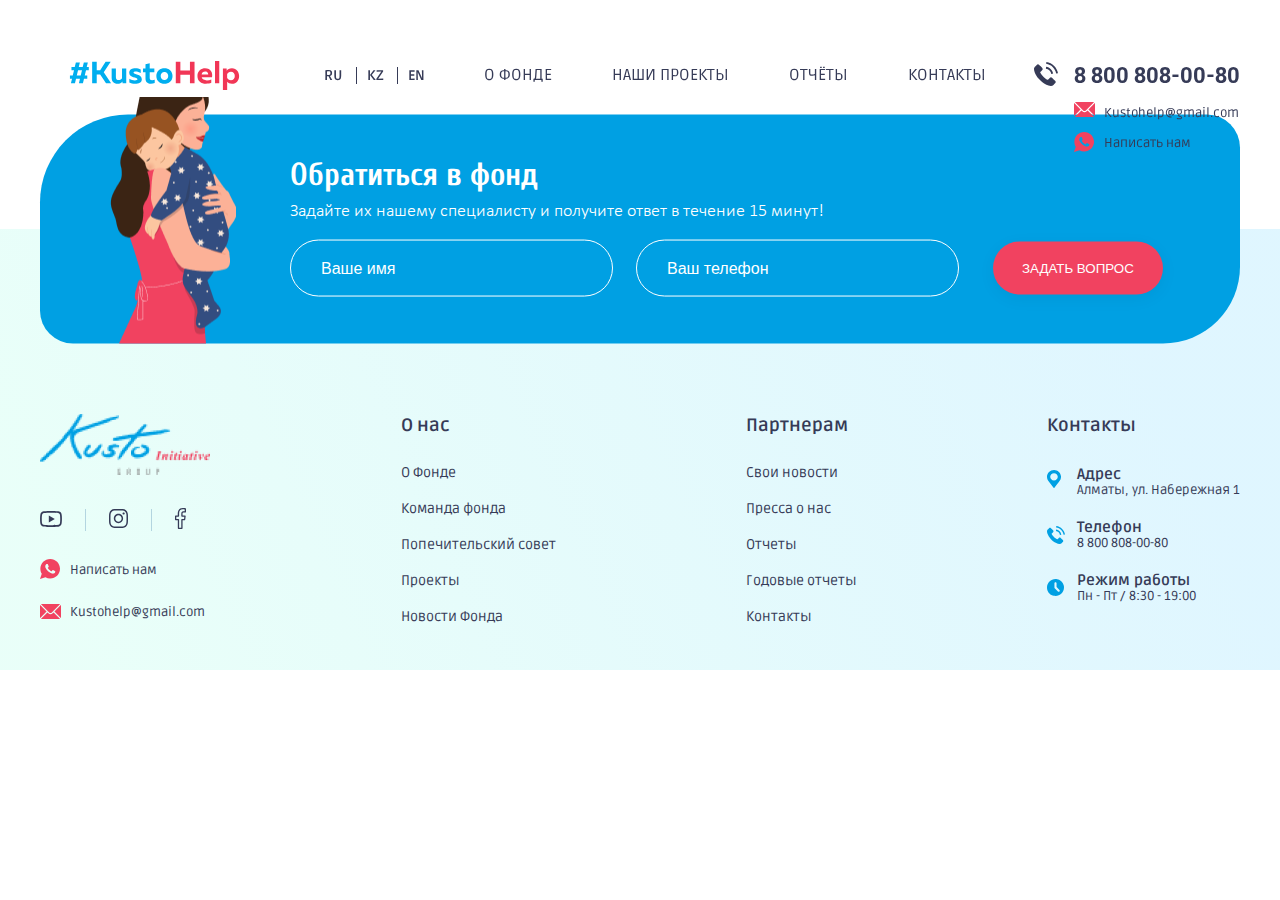
<file: page.html>
<!DOCTYPE html>
<html lang="en">

<head>
    <meta charset="UTF-8">
    <title>Document</title>
    <meta name="viewport" content="width=device-width, initial-scale=1.0" user-scalable=0>
    <meta http-equiv="X-UA-Compatible" content="ie=edge">
    <link rel="icon" href="images/fovicon.svg">
    <link rel="stylesheet" href="css/reset.css">
    <link rel="stylesheet" href="css/slick.css">
    <link rel="stylesheet" href="css/style.css">
</head>

<body>

    <div class="body">


        <header class="header">
            <div class="container">
                <div class="header__inner">
                    <a class="header__logo" href="index.html">
                        <img src="images/logo-header.svg" alt="">
                    </a>
                    <button class="burger">
                        <span class="burger-line"></span>
                    </button>
                    <div class="header__item-box"></div>
                    <div class="header__item">
                        <div class="header__language">
                            <a class="header__language-ru" href="#?">
                                ru
                            </a>
                            <a class="header__language-kz" href="#?">
                                kz
                            </a>
                            <a class="header__language-en" href="#?">
                                en
                            </a>
                        </div>
                        <nav class="header__nav">
                            <ul class="header__list">
                                <li class="header__list-item">
                                    <a class="header__list-link" href="about.html">
                                        О фонде
                                    </a>
                                </li>
                                <li class="header__list-item">
                                    <a class="header__list-link" href="projects.html">
                                        Наши проекты
                                    </a>
                                </li>
                                <li class="header__list-item">
                                    <a class="header__list-link" href="reports.html">
                                        Отчёты
                                    </a>
                                </li>
                                <li class="header__list-item">
                                    <a class="header__list-link" href="contacts.html">
                                        Контакты
                                    </a>
                                </li>
                            </ul>
                        </nav>
                        <div class="header__contacts">
                            <p class="header__contacts-phone">
                                8 800 808-00-80
                            </p>
                            <a class="header__contacts-email" href="#?">
                                Kustohelp@gmail.com
                            </a>
                            <a class="header__contacts-whatsaap" href="#?">
                                Написать нам
                            </a>
                        </div>
                    </div>
                </div>
            </div>
        </header>

        <main class="main">


            <section class="foundation">
                <div class="container">
                    <div class="foundation__inner">
                        <img class="foundation__img" src="images/img/foundation-img.png" alt="">
                        <div class="foundation__content">
                            <h3 class="foundation__title">
                                Обратиться в фонд
                            </h3>
                            <p class="foundation__text">
                                Задайте их нашему специалисту и получите ответ в течение 15 минут!
                            </p>
                            <form class="foundation__form">
                                <input class="foundation__form-name input-words" type="text" name="name" placeholder="Вашe имя">
                                <input class="foundation__form-phone input-phone" type="phone" name="phone" placeholder="Ваш телефон">
                                <input class="foundation__form-btn page__btn" type="submit" value="Задать вопрос">
                            </form>
                        </div>
                    </div>
                </div>
            </section>

        </main>

        <footer class="footer">
            <div class="container">
                <div class="footer__inner">
                    <div class="footer__social">
                        <a class="footer__logo" href="#?">
                            <img class="footer__logo-img" src="images/footer-logo.png" alt="">
                        </a>
                        <div class="footer__social-icons">
                            <a class="footer__social-link footer__social-youtube" href="#?">
                                <svg class="icon" width="22" height="15.9">
                                    <use xlink:href="images/icons/sprite.svg#youtube"></use>
                                </svg>
                            </a>
                            <a class="footer__social-link footer__social-instagram" href="#?">
                                <svg class="icon" width="19" height="19">
                                    <use xlink:href="images/icons/sprite.svg#instagram"></use>
                                </svg>
                            </a>
                            <a class="footer__social-link footer__social-facebook" href="#?">
                                <svg class="icon" width="11" height="21">
                                    <use xlink:href="images/icons/sprite.svg#facebook"></use>
                                </svg>
                            </a>
                        </div>
                        <div class="footer__social-contact">
                            <a class="footer__social-whatsaap" href="#?">
                                Написать нам
                            </a>
                            <a class="footer__social-email" href="#?">
                                Kustohelp@gmail.com
                            </a>
                        </div>
                    </div>
                    <div class="footer__about">
                        <h5 class="footer__title">
                            О нас
                        </h5>
                        <ul class="footer__list">
                            <li class="footer__list-item">
                                <a class="footer__list-link" href="#?">
                                    О Фонде
                                </a>
                            </li>
                            <li class="footer__list-item">
                                <a class="footer__list-link" href="#?">
                                    Команда фонда
                                </a>
                            </li>
                            <li class="footer__list-item">
                                <a class="footer__list-link" href="#?">
                                    Попечительский совет
                                </a>
                            </li>
                            <li class="footer__list-item">
                                <a class="footer__list-link" href="#?">
                                    Проекты
                                </a>
                            </li>
                            <li class="footer__list-item">
                                <a class="footer__list-link" href="#?">
                                    Новости Фонда
                                </a>
                            </li>
                        </ul>
                    </div>
                    <div class="footer__partners">
                        <h5 class="footer__title">
                            Партнерам
                        </h5>
                        <ul class="footer__list">
                            <li class="footer__list-item">
                                <a class="footer__list-link" href="#?">
                                    Свои новости
                                </a>
                            </li>
                            <li class="footer__list-item">
                                <a class="footer__list-link" href="#?">
                                    Пресса о нас
                                </a>
                            </li>
                            <li class="footer__list-item">
                                <a class="footer__list-link" href="#?">
                                    Отчеты
                                </a>
                            </li>
                            <li class="footer__list-item">
                                <a class="footer__list-link" href="#?">
                                    Годовые отчеты
                                </a>
                            </li>
                            <li class="footer__list-item">
                                <a class="footer__list-link" href="#?">
                                    Контакты
                                </a>
                            </li>
                        </ul>
                    </div>
                    <div class="footer__contacts">
                        <h5 class="footer__title" id="contacts">
                            Контакты
                        </h5>
                        <div class="footer__contacts-item footer__contacts-address">
                            <h6 class="footer__contacts-title">
                                Адрес
                            </h6>
                            <p class="footer__contacts-text">
                                Алматы, ул. Набережная 1
                            </p>
                        </div>
                        <div class="footer__contacts-item footer__contacts-phone">
                            <h6 class="footer__contacts-title">
                                Телефон
                            </h6>
                            <p class="footer__contacts-text">
                                8 800 808-00-80
                            </p>
                        </div>
                        <div class="footer__contacts-item footer__contacts-mode">
                            <h6 class="footer__contacts-title">
                                Режим работы

                            </h6>
                            <p class="footer__contacts-text">
                                Пн - Пт / 8:30 - 19:00
                            </p>
                        </div>
                    </div>
                </div>
            </div>
        </footer>

        <!-- svg -->

    </div>

    <script src="https://ajax.googleapis.com/ajax/libs/jquery/3.4.1/jquery.min.js"></script>
    <script src="js/slick.min.js"></script>
    <script src="js/app.js"></script>
</body>

</html>
</file>
<file: css/style.css>
@charset "UTF-8";
@import url("https://fonts.googleapis.com/css2?family=Cuprum:wght@700&family=Roboto+Slab:wght@400;700&family=Ruda:wght@400;700;900&display=swap");
@font-face {
  font-family: "Calibri-Light";
  src: local("☺"), url("../fonts/Calibri-Light.ttf") format("truetype");
  font-weight: 300;
  font-style: normal;
}
@font-face {
  font-family: "Calibri";
  src: local("☺"), url("../fonts/Calibri.ttf") format("truetype");
  font-weight: 400;
  font-style: normal;
}
html {
  -webkit-box-sizing: border-box;
          box-sizing: border-box;
}

*,
*::after,
*::before {
  -webkit-box-sizing: inherit;
          box-sizing: inherit;
}

body {
  font-family: "Ruda", sans-serif;
  font-weight: normal;
  font-style: normal;
  color: #363B57;
}
body.no-scroll {
  overflow-y: hidden;
}

input[type=number] {
  -moz-appearance: textfield;
  -webkit-appearance: textfield;
  appearance: textfield;
}

input[type=number]::-webkit-outer-spin-button,
input[type=number]::-webkit-inner-spin-button {
  display: none;
}

input:-webkit-autofill,
input:-webkit-autofill:hover,
input:-webkit-autofill:focus {
  -webkit-text-fill-color: #FFFFFF;
  -webkit-box-shadow: 0 0 0px 1000px transparent inset;
  -webkit-transition: background-color 5000s ease-in-out 0s;
  transition: background-color 5000s ease-in-out 0s;
}

ul {
  list-style: none;
}

a {
  color: inherit;
  text-decoration: none;
}

section {
  background-size: cover;
  background-repeat: no-repeat;
  background-position: center;
}

.main {
  background-size: cover;
  background-repeat: no-repeat;
}

.body {
  position: relative;
  overflow-x: hidden;
}

.icon {
  fill: #353B57;
}

.container {
  max-width: 1230px;
  padding: 0 15px;
  margin: 0 auto;
}

.page__btn {
  background: #F14260;
  -webkit-box-shadow: 0px 4px 17px rgba(0, 0, 0, 0.05);
          box-shadow: 0px 4px 17px rgba(0, 0, 0, 0.05);
  border-radius: 55px;
  color: #FEFEFE;
  text-transform: uppercase;
  cursor: pointer;
  border: none;
}
.page__title {
  font-weight: 900;
  font-size: 32px;
  line-height: 42px;
  text-transform: uppercase;
  color: #363B57;
}
.page__text {
  font-family: "Calibri-Light";
  font-size: 14px;
  line-height: 143.69%;
}
.page__about {
  padding-top: 190px !important;
}

/* burger start */
.burger {
  display: none;
  background-color: transparent;
  border: none;
  outline: none;
  padding: 0;
  cursor: pointer;
  z-index: 100;
}
.burger.burger--active .burger-line {
  opacity: 0;
  -webkit-transition: opacity 0s;
  transition: opacity 0s;
}
.burger.burger--active::after {
  width: 45px;
  -webkit-transform: translateY(-16px) rotate(-135deg);
          transform: translateY(-16px) rotate(-135deg);
}
.burger.burger--active::before {
  -webkit-transform: translateY(13px) rotate(135deg);
          transform: translateY(13px) rotate(135deg);
}
.burger::before, .burger::after {
  content: "";
  -webkit-transition: -webkit-transform 0.2s linear;
  transition: -webkit-transform 0.2s linear;
  transition: transform 0.2s linear;
  transition: transform 0.2s linear, -webkit-transform 0.2s linear;
  width: 45px;
  height: 4px;
  background-color: #00AEEF;
  display: block;
  margin-bottom: 10px;
}
.burger::after {
  margin-bottom: 0;
  margin-left: auto;
}
.burger-line {
  background-color: #00AEEF;
  width: 45px;
  height: 4px;
  display: block;
  margin-bottom: 10px;
  -webkit-transition: opacity 0.7s;
  transition: opacity 0.7s;
}

/* burger end */
/* header start */
.header {
  position: fixed;
  top: 0;
  right: 0;
  left: 0;
  padding: 30px 0;
  z-index: 100;
  -webkit-transition: all 0.2s linear;
  transition: all 0.2s linear;
}
.header.active {
  background-color: #fff;
  padding: 15px;
  -webkit-box-shadow: 0px 5px 10px 0px rgba(34, 60, 80, 0.2);
          box-shadow: 0px 5px 10px 0px rgba(34, 60, 80, 0.2);
}
.header.active .header__contacts {
  top: 5px;
}
.header.active .header__contacts-email, .header.active .header__contacts-whatsaap {
  display: none;
}
.header__logo {
  margin-right: 45px;
}
.header__inner {
  display: -webkit-box;
  display: -ms-flexbox;
  display: flex;
  -webkit-box-align: center;
      -ms-flex-align: center;
          align-items: center;
  -webkit-box-pack: justify;
      -ms-flex-pack: justify;
          justify-content: space-between;
}
.header__item {
  -webkit-box-align: center;
      -ms-flex-align: center;
          align-items: center;
  display: -webkit-box;
  display: -ms-flexbox;
  display: flex;
  -webkit-box-pack: justify;
      -ms-flex-pack: justify;
          justify-content: space-between;
  width: 80%;
}
.header__item-box {
  position: fixed;
  right: 0;
  left: 0;
  top: 0;
  bottom: 0;
  z-index: 20;
  height: 100vh;
  display: none;
}
.header__language {
  font-weight: 700;
  font-size: 14px;
  line-height: 18px;
  text-transform: uppercase;
}
.header__language a {
  padding: 0 10px;
}
.header__language a:hover {
  font-weight: 900;
}
.header__language a + a {
  border-left: 0.6px solid #363B57;
}
.header__list {
  display: -webkit-box;
  display: -ms-flexbox;
  display: flex;
  -webkit-box-align: center;
      -ms-flex-align: center;
          align-items: center;
}
.header__list-item + .header__list-item {
  margin-left: 60px;
}
.header__list-link {
  font-size: 16px;
  line-height: 19px;
  text-transform: uppercase;
}
.header__contacts {
  position: relative;
  -webkit-transition: all 0.2s linear;
  transition: all 0.2s linear;
  top: 30px;
}
.header__contacts-phone {
  font-family: "Roboto Slab", serif;
  font-weight: bold;
  font-size: 22px;
  line-height: 29px;
  margin-bottom: 16px;
  padding-left: 40px;
  position: relative;
}
.header__contacts-phone::before {
  content: "";
  position: absolute;
  top: 2px;
  left: 0;
  width: 24px;
  height: 24px;
  background-repeat: no-repeat;
  background-image: url(../images/icons/phone.svg);
}
.header__contacts a {
  display: block;
  position: relative;
  margin-left: 40px;
  padding-left: 30px;
  font-size: 13px;
  line-height: 16px;
  -webkit-transition: all 0.2s linear;
  transition: all 0.2s linear;
}
.header__contacts a::before {
  content: "";
  position: absolute;
  top: -3px;
  left: 0;
  background-repeat: no-repeat;
}
.header__contacts-email {
  margin-bottom: 14px;
}
.header__contacts-email::before {
  background-image: url(../images/icons/message.svg);
  width: 21.33px;
  height: 15px;
}
.header__contacts-whatsaap::before {
  background-image: url(../images/icons/whatsapp.svg);
  width: 20px;
  height: 20px;
}

/* header end */
/* intro start */
.intro-box {
  background: -webkit-gradient(linear, left top, right top, color-stop(49.71%, rgba(255, 255, 255, 0.75)), color-stop(110.25%, rgba(255, 255, 255, 0)));
  background: linear-gradient(90deg, rgba(255, 255, 255, 0.75) 49.71%, rgba(255, 255, 255, 0) 110.25%);
  padding: 220px 0 115px;
}
.intro__slider {
  max-width: 425px;
  padding-bottom: 100px;
  position: relative;
}
.intro__slider .slick-dots {
  display: -webkit-box !important;
  display: -ms-flexbox !important;
  display: flex !important;
  -webkit-box-pack: center;
      -ms-flex-pack: center;
          justify-content: center;
  position: absolute;
  bottom: 10px;
  left: 40px;
}
.intro__slider .slick-dots li {
  margin: 0 5px;
}
.intro__slider .slick-dots li.slick-active button {
  width: 10px;
  height: 10px;
}
.intro__slider .slick-dots li button {
  border-radius: 50%;
  background-color: #363B57;
  padding: 0;
  border: none;
  font-size: 0;
  width: 6px;
  height: 6px;
  cursor: pointer;
}
.intro__slider .click__arrow {
  background: none;
  border: none;
  width: 30px;
  height: 30px;
  cursor: pointer;
  padding: 0;
  border-radius: 50%;
  position: absolute;
  bottom: 0;
  left: 0;
  -webkit-box-shadow: 0px 4px 17px rgba(0, 0, 0, 0.05);
          box-shadow: 0px 4px 17px rgba(0, 0, 0, 0.05);
  z-index: 5;
}
.intro__slider .click__arrow.next {
  left: 100px;
}
.intro__slider .click__arrow img {
  border-radius: 50%;
}
.intro__slider .click__arrow.prev {
  -webkit-transform: rotate(180deg);
          transform: rotate(180deg);
}
.intro__content-title {
  font-weight: bold;
  font-size: 32px;
  line-height: 35px;
  text-transform: uppercase;
  margin-bottom: 20px;
}
.intro__content-title span {
  font-weight: 900;
  font-size: 52px;
  line-height: 55px;
  display: block;
  margin-top: -5px;
}
.intro__content-text {
  margin-bottom: 40px;
}
.intro__content-bottom {
  display: -webkit-box;
  display: -ms-flexbox;
  display: flex;
  -webkit-box-align: center;
      -ms-flex-align: center;
          align-items: center;
}
.intro__content-btn {
  padding: 14px 33px;
  margin-right: 23px;
  border: none;
  outline: none;
}
.intro__content-link {
  display: inline-block;
}
.intro__content-link:hover .icon {
  fill: #00A0E3;
}
.intro__content-instagram {
  margin: 0 23px;
  padding: 0 23px;
  border-right: 0.6px solid #B3D5E0;
  border-left: 0.6px solid #B3D5E0;
}

/* intro end */
/* about start */
#about {
  padding-top: 100px;
  margin-top: -100px;
}

.about {
  background-position: left;
  padding: 120px 0 90px;
}
.about__inner {
  display: -webkit-box;
  display: -ms-flexbox;
  display: flex;
  -webkit-box-align: start;
      -ms-flex-align: start;
          align-items: flex-start;
}
.about__img {
  width: 451px;
  height: 548px;
  -o-object-fit: cover;
     object-fit: cover;
  -o-object-position: center;
     object-position: center;
  margin-right: 77px;
}
.about__sliders {
  margin-top: 90px;
  display: -webkit-box;
  display: -ms-flexbox;
  display: flex;
  -webkit-box-pack: justify;
      -ms-flex-pack: justify;
          justify-content: space-between;
}
.about__text {
  margin: 20px 0 50px;
}
.about__item {
  display: -webkit-box;
  display: -ms-flexbox;
  display: flex;
  -webkit-box-align: center;
      -ms-flex-align: center;
          align-items: center;
}
.about__item + .about__item {
  margin-top: 50px;
}
.about__item-img {
  margin-right: 20px;
  width: 79px;
  height: 78px;
  -o-object-fit: cover;
     object-fit: cover;
  -o-object-position: center;
     object-position: center;
  -webkit-box-shadow: 0px 4px 24px rgba(0, 0, 0, 0.05);
          box-shadow: 0px 4px 24px rgba(0, 0, 0, 0.05);
  border-radius: 22px;
}
.about__item-title {
  font-weight: bold;
  font-size: 20px;
  line-height: 25px;
  margin-bottom: 10px;
}

.team:first-child {
  border-right: 0.6px solid rgba(0, 0, 0, 0.1);
  padding-right: 40px;
}
.team__title {
  font-size: 24px;
  line-height: 29px;
  margin-bottom: 36px;
}
.team__slider {
  max-width: 560px;
}
.team__slider .click__arrow {
  background: none;
  border: none;
  width: 30px;
  height: 30px;
  cursor: pointer;
  padding: 0;
  border-radius: 50%;
  position: absolute;
  top: -22%;
  right: 0;
  -webkit-box-shadow: 0px 4px 17px rgba(0, 0, 0, 0.05);
          box-shadow: 0px 4px 17px rgba(0, 0, 0, 0.05);
  z-index: 5;
}
.team__slider .click__arrow.prev {
  right: 50px;
  -webkit-transform: rotate(180deg);
          transform: rotate(180deg);
}
.team__slider .click__arrow img {
  border-radius: 50%;
}
.team__item {
  margin: 0 7px;
  padding: 28px 19px 36px;
  background-color: rgba(255, 255, 255, 0.7);
  -webkit-box-shadow: 0px 4px 8px rgba(0, 0, 0, 0.05);
          box-shadow: 0px 4px 8px rgba(0, 0, 0, 0.05);
  border-radius: 22px;
  width: 180px;
  display: -webkit-box !important;
  display: -ms-flexbox !important;
  display: flex !important;
  -webkit-box-orient: vertical;
  -webkit-box-direction: normal;
      -ms-flex-direction: column;
          flex-direction: column;
  -webkit-box-align: center;
      -ms-flex-align: center;
          align-items: center;
  text-align: center;
}
.team__img {
  width: 99px;
  height: 99px;
  -o-object-fit: cover;
     object-fit: cover;
  -o-object-position: center;
     object-position: center;
  border-radius: 50%;
  margin-bottom: 23px;
}
.team__name, .team__patronymic {
  color: #2E2E2E;
  font-size: 14px;
  line-height: 17px;
}
.team__name {
  font-weight: 700;
  margin-bottom: 18px;
}
.team__patronymic {
  font-weight: 900;
  text-transform: uppercase;
}
.team__post {
  font-family: "Calibri-Light";
  font-weight: 300;
  font-size: 14px;
  line-height: 143.69%;
  margin-bottom: 7px;
}
.team__social {
  display: -webkit-box;
  display: -ms-flexbox;
  display: flex;
}
.team__social img {
  width: 24px;
  height: 24px;
  -o-object-fit: cover;
     object-fit: cover;
}
.team__social img + img {
  margin-left: 10px;
}

/* about end */
/* news start */
.news {
  padding: 52px 0 66px;
}
.news__page {
  padding-top: 200px;
  font-family: "Calibri";
  color: #224268;
}
.news__page-title {
  margin-bottom: 32px;
}
.news__page-img {
  border-radius: 22px 12px 22px 0px;
  width: 100%;
  max-height: 396px;
  -o-object-fit: contain;
     object-fit: contain;
  -o-object-position: center;
     object-position: center;
}
.news__page-date {
  font-size: 15px;
  line-height: 18px;
  margin: 22px 0;
}
.news__page-text {
  font-size: 20px;
  line-height: 150%;
}
.news__page-text + .news__page-text {
  margin-top: 30px;
}
.news__title {
  margin-bottom: 40px;
}
.news__inner {
  display: -ms-grid;
  display: grid;
  -ms-grid-columns: 1fr 25px 1fr 25px 1fr 25px 1fr;
  grid-template-columns: repeat(4, 1fr);
  grid-column-gap: 25px;
  grid-row-gap: 40px;
}
.news__item {
  max-width: 300px;
}
.news__item-img {
  width: 100%;
  height: 185px;
  -o-object-fit: cover;
     object-fit: cover;
  -o-object-position: center;
     object-position: center;
  border-radius: 22px;
  margin-bottom: 27px;
}
.news__item-title {
  font-weight: bold;
  font-size: 20px;
  line-height: 25px;
  margin-bottom: 11px;
}
.news__item-date {
  padding-left: 20px;
  color: #90AAB5;
  font-size: 12px;
  line-height: 15px;
  margin-bottom: 18px;
  position: relative;
}
.news__item-date::before {
  content: "";
  position: absolute;
  top: 0;
  left: 0;
  background-image: url(../images/icons/date-icon.svg);
  width: 13px;
  height: 13px;
  background-repeat: no-repeat;
}
.news__item-link {
  display: inline-block;
  font-weight: bold;
  font-size: 14px;
  line-height: 18px;
  margin-top: 18px;
  position: relative;
  padding-right: 11px;
  border-right: 0.6px solid #E4E4E4;
}
.news__item-link::after {
  content: "";
  position: absolute;
  top: 5px;
  right: -32px;
  background-image: url(../images/icons/arrow.svg);
  width: 20.7px;
  height: 10px;
  background-repeat: no-repeat;
}

/* news end */
/* projects star */
#projects {
  padding-top: 200px;
  margin-top: -200px;
}

.projects {
  padding: 43px 0 52px;
  background-position: bottom center;
}
.projects__slider {
  position: relative;
  padding-bottom: 40px;
}
.projects .slick-dots {
  display: -webkit-box !important;
  display: -ms-flexbox !important;
  display: flex !important;
  -webkit-box-pack: center;
      -ms-flex-pack: center;
          justify-content: center;
  position: relative;
  bottom: 10px;
  left: 50%;
  -webkit-transform: translateX(-50%);
          transform: translateX(-50%);
}
.projects .slick-dots li {
  margin: 0 5px;
}
.projects .slick-dots li.slick-active button {
  width: 10px;
  height: 10px;
}
.projects .slick-dots li button {
  border-radius: 50%;
  background-color: #363B57;
  padding: 0;
  border: none;
  font-size: 0;
  width: 6px;
  height: 6px;
  cursor: pointer;
}
.projects .arrow {
  background: none;
  border: none;
  width: 30px;
  height: 30px;
  cursor: pointer;
  position: absolute;
  padding: 0;
  border-radius: 50%;
  bottom: 30px;
  -webkit-box-shadow: 0px 4px 17px rgba(0, 0, 0, 0.05);
          box-shadow: 0px 4px 17px rgba(0, 0, 0, 0.05);
  z-index: 5;
}
.projects .arrow-next {
  right: 43%;
}
.projects .arrow img {
  border-radius: 50%;
}
.projects .arrow-prev {
  left: 43%;
  -webkit-transform: rotate(180deg);
          transform: rotate(180deg);
}
.projects .slick-list {
  padding-top: 20px;
  padding-bottom: 70px;
}
.projects .slick-slide {
  margin: 0 15px;
}
.projects__title {
  margin-bottom: 50px;
}
.projects__item {
  background-color: #fff;
  border-radius: 22px;
  position: relative;
  -webkit-box-shadow: 0px 4px 34px rgba(0, 0, 0, 0.03);
          box-shadow: 0px 4px 34px rgba(0, 0, 0, 0.03);
  -webkit-transition: all 0.2s linear;
  transition: all 0.2s linear;
}
.projects__item:hover {
  -webkit-transform: scaleY(1.1);
          transform: scaleY(1.1);
}
.projects__item:hover .projects__item-button {
  opacity: 1;
}
.projects__item-content {
  padding: 27px 29px 40px;
  text-align: center;
}
.projects__item-img {
  width: 100%;
  height: 190px;
  border-radius: 22px 22px 0px 0px;
}
.projects__item-title {
  font-weight: 900;
  font-size: 14px;
  line-height: 19px;
  text-transform: uppercase;
  margin-bottom: 16px;
}
.projects__item-button {
  position: absolute;
  width: 100%;
  bottom: -12%;
  background-color: #fff;
  padding: 21px 0 25px;
  border-radius: 0px 0px 22px 22px;
  left: 0;
  opacity: 0;
}
.projects__item-link {
  display: inline-block;
  padding: 14px 24px;
}

/* projects end */
/* reports start */
#reports {
  padding-top: 100px;
  margin-top: -100px;
}

.reports {
  padding-top: 40px;
}
.reports__title {
  margin-bottom: 43px;
}
.reports__inner {
  display: -ms-grid;
  display: grid;
  -ms-grid-columns: 1fr 30px 1fr 30px 1fr;
  grid-template-columns: repeat(3, 1fr);
  grid-column-gap: 30px;
}
.reports__item {
  background-color: #fff;
  -webkit-box-shadow: 0px 4px 34px rgba(0, 0, 0, 0.03);
          box-shadow: 0px 4px 34px rgba(0, 0, 0, 0.03);
  border-radius: 22px;
  padding: 30px 72px 34px 60px;
}
.reports__item-title {
  font-weight: bold;
  font-size: 20px;
  line-height: 25px;
  margin-bottom: 20px;
}
.reports__item-download {
  display: inline-block;
  font-weight: bold;
  font-size: 14px;
  line-height: 18px;
  position: relative;
  padding-right: 11px;
  border-right: 0.6px solid #E4E4E4;
}
.reports__item-download::after {
  content: "";
  position: absolute;
  top: 0px;
  right: -25px;
  background-image: url(../images/icons/pdf-icon.svg);
  width: 14px;
  height: 15px;
  background-repeat: no-repeat;
}

/* reports end */
/* foundation start */
.foundation {
  -webkit-transform: translateY(50%);
          transform: translateY(50%);
}
.foundation__inner {
  background-color: #00A0E3;
  border-radius: 88px 33px 77px;
  display: -webkit-box;
  display: -ms-flexbox;
  display: flex;
  -webkit-box-align: center;
      -ms-flex-align: center;
          align-items: center;
  position: relative;
  padding: 41px 69px 47px 250px;
}
.foundation__img {
  position: absolute;
  bottom: 0;
  left: 70px;
  width: 126.17px;
  height: 269px;
  -o-object-fit: cover;
     object-fit: cover;
}
.foundation__title {
  font-family: "Cuprum", sans-serif;
  font-weight: bold;
  font-size: 32px;
  line-height: 37px;
  color: #fff;
  margin-bottom: 9px;
}
.foundation__text {
  font-family: "Calibri-Light";
  font-size: 18px;
  line-height: 109%;
  color: #fff;
}
.foundation__form {
  display: -webkit-box;
  display: -ms-flexbox;
  display: flex;
  -webkit-box-align: center;
      -ms-flex-align: center;
          align-items: center;
  margin-top: 18px;
}
.foundation__form-btn {
  padding: 19px 29px;
  border: none;
  margin-left: 34px;
}
.foundation input {
  outline: none;
}
.foundation input:not(.foundation__form-btn) {
  padding: 19px 30px;
  font-size: 16px;
  line-height: 109%;
  color: #FFFFFF;
  border: 1px solid #FFFFFF;
  border-radius: 55px;
  background-color: transparent;
  width: 323px;
}
.foundation input:not(.foundation__form-btn)::-webkit-input-placeholder {
  font-size: 16px;
  line-height: 109%;
  color: #FFFFFF;
}
.foundation input:not(.foundation__form-btn)::-moz-placeholder {
  font-size: 16px;
  line-height: 109%;
  color: #FFFFFF;
}
.foundation input:not(.foundation__form-btn):-ms-input-placeholder {
  font-size: 16px;
  line-height: 109%;
  color: #FFFFFF;
}
.foundation input:not(.foundation__form-btn)::-ms-input-placeholder {
  font-size: 16px;
  line-height: 109%;
  color: #FFFFFF;
}
.foundation input:not(.foundation__form-btn)::placeholder {
  font-size: 16px;
  line-height: 109%;
  color: #FFFFFF;
}
.foundation input:not(.foundation__form-btn) + input:not(.foundation__form-btn) {
  margin-left: 23px;
}

/* foundation end */
/* footer start */
#contacts {
  padding-top: 100px;
  margin-top: -100px;
}

.footer {
  background: linear-gradient(246.4deg, rgba(210, 242, 255, 0.7) 12.19%, rgba(224, 255, 246, 0.7) 93.71%);
  padding: 185px 0 45px;
}
.footer__inner {
  display: -webkit-box;
  display: -ms-flexbox;
  display: flex;
  -webkit-box-pack: justify;
      -ms-flex-pack: justify;
          justify-content: space-between;
}
.footer__social {
  max-width: 182px;
}
.footer__social-icons {
  display: -webkit-box;
  display: -ms-flexbox;
  display: flex;
  -webkit-box-align: center;
      -ms-flex-align: center;
          align-items: center;
  margin: 30px 0;
}
.footer__social-link:hover .icon {
  fill: #00A0E3;
}
.footer__social-instagram {
  margin: 0 23px;
  padding: 0 23px;
  border-right: 0.6px solid #B3D5E0;
  border-left: 0.6px solid #B3D5E0;
}
.footer__social-contact a {
  display: block;
  position: relative;
  padding-left: 30px;
  font-size: 13px;
  line-height: 16px;
  -webkit-transition: all 0.2s linear;
  transition: all 0.2s linear;
}
.footer__social-contact a::before {
  content: "";
  position: absolute;
  left: 0;
  background-repeat: no-repeat;
}
.footer__social-email::before {
  background-image: url(../images/icons/message.svg);
  width: 21.33px;
  height: 15px;
  top: 0;
}
.footer__social-whatsaap {
  margin-bottom: 26px;
}
.footer__social-whatsaap::before {
  background-image: url(../images/icons/whatsapp.svg);
  width: 20px;
  height: 20px;
  top: -3px;
}
.footer__title {
  font-weight: bold;
  font-size: 18px;
  line-height: 23px;
  margin-bottom: 28px;
}
.footer__list-item {
  font-size: 14px;
  line-height: 16px;
}
.footer__list-item + .footer__list-item {
  margin-top: 20px;
}
.footer__contacts {
  max-width: 200px;
}
.footer__contacts-item {
  padding-left: 30px;
  position: relative;
}
.footer__contacts-item::before {
  content: "";
  position: absolute;
  left: 0;
  background-repeat: no-repeat;
}
.footer__contacts-item + .footer__contacts-item {
  margin-top: 20px;
}
.footer__contacts-address::before {
  background-image: url(../images/icons/address.svg);
  width: 13.71px;
  height: 18px;
  top: 5px;
}
.footer__contacts-phone::before {
  background-image: url(../images/icons/phone-blue.svg);
  width: 18px;
  height: 18px;
  top: 8px;
}
.footer__contacts-mode::before {
  background-image: url(../images/icons/mode.svg);
  width: 17px;
  height: 17px;
  top: 8px;
}
.footer__contacts-title {
  font-size: 15px;
  line-height: 18px;
}
.footer__contacts-text {
  font-size: 13px;
  line-height: 15px;
}

/* footer end */
/* media start */
/* media start */
@media (max-width: 1240px) {
  .reports__item-title {
    font-size: 18px;
  }

  .team:first-child {
    padding-right: 0;
    border: none;
  }

  .team + .team {
    margin-top: 50px;
  }

  .about__sliders {
    -webkit-box-orient: vertical;
    -webkit-box-direction: normal;
        -ms-flex-direction: column;
            flex-direction: column;
    -webkit-box-align: center;
        -ms-flex-align: center;
            align-items: center;
  }

  .page__about {
    padding-bottom: 0 !important;
  }
}
@media (max-width: 1200px) {
  .header__contacts-phone {
    font-size: 19px;
    padding-left: 30px;
  }
  .header__contacts-phone::before {
    top: 0;
  }

  .header__contacts a {
    margin-left: 0;
  }

  .header__list-item + .header__list-item {
    margin-left: 25px;
  }

  .about__img {
    width: 400px;
    height: 450px;
    margin-right: 20px;
  }

  .news__item-img {
    margin-bottom: 10px;
  }

  .news__item-title {
    font-size: 18px;
    line-height: 20px;
    margin-bottom: 5px;
  }

  .news__item-date {
    margin-bottom: 5px;
  }

  .news__item-link {
    margin-top: 10px;
  }

  .reports__item {
    padding: 20px 50px 20px;
  }

  .foundation__inner {
    padding: 30px 69px 47px 200px;
  }

  .foundation__img {
    left: 30px;
  }

  .foundation input:not(.foundation__form-btn) {
    width: 250px;
  }

  .foundation input:not(.foundation__form-btn) + input:not(.foundation__form-btn) {
    margin-left: 10px;
  }

  .foundation__form-btn {
    margin-left: 10px;
  }
}
@media (max-width: 1050px) {
  .header__logo {
    margin-right: 15px;
  }

  .header__language {
    font-size: 13px;
    line-height: 16px;
  }
  .header__language a {
    padding: 0 5px;
  }

  .header__contacts a {
    font-size: 12px;
    line-height: 13px;
    padding-left: 20px;
  }
  .header__contacts a::before {
    top: 0;
  }

  .header__contacts-whatsaap::before {
    background-size: contain;
    width: 15px;
    height: 15px;
    top: -2px !important;
  }

  .header__contacts-email::before {
    background-size: contain;
    width: 16px;
    height: 10px;
  }

  .header__contacts-phone {
    font-size: 16px;
    padding-left: 25px;
  }
  .header__contacts-phone::before {
    background-size: contain;
    width: 18px;
    height: 18px;
    top: 5px;
  }

  .header__list-link {
    font-size: 13px;
    line-height: 16px;
  }

  .about__text {
    margin: 10px 0 20px;
  }

  .about__item + .about__item {
    margin-top: 30px;
  }

  .about__inner {
    position: relative;
  }

  .about__item {
    margin-left: 325px;
  }

  .about__item-title {
    font-size: 18px;
    line-height: 20px;
    margin-bottom: 5px;
  }

  .about__item-img {
    margin-right: 10px;
  }

  .about__img {
    position: absolute;
    width: 300px;
    height: 365px;
    bottom: -50px;
  }

  .news__inner {
    -ms-grid-columns: (1fr)[3];
    grid-template-columns: repeat(3, 1fr);
  }

  .page__about {
    padding-top: 135px !important;
  }

  .news__page {
    padding-top: 140px;
  }
}
@media (max-width: 1000px) {
  .projects .arrow-next {
    right: 40%;
  }

  .projects .arrow-prev {
    left: 40%;
  }

  .reports__item-title {
    font-size: 14px;
    line-height: 18px;
    margin-bottom: 10px;
  }

  .reports__item {
    padding: 20px;
  }

  .foundation {
    -webkit-transform: translateY(40%);
            transform: translateY(40%);
  }

  .foundation__form {
    -webkit-box-orient: vertical;
    -webkit-box-direction: normal;
        -ms-flex-direction: column;
            flex-direction: column;
  }

  .foundation input:not(.foundation__form-btn) {
    margin-bottom: 15px;
    width: 100%;
  }

  .foundation input:not(.foundation__form-btn) + input:not(.foundation__form-btn) {
    margin-left: 0;
  }

  .reports {
    margin-bottom: -100px;
  }
}
@media (max-width: 900px) {
  .header__list {
    -webkit-box-orient: vertical;
    -webkit-box-direction: normal;
        -ms-flex-direction: column;
            flex-direction: column;
  }

  .header__list-item + .header__list-item {
    margin-left: 0;
  }

  .burger {
    display: block;
  }

  .header__item-box {
    position: fixed;
    right: 0;
    left: 0;
    top: 0;
    bottom: 0;
    z-index: 20;
    height: 100vh;
    display: none;
  }

  .header__item-box.active {
    display: block;
  }

  .header__item.active {
    right: 0;
  }

  .header__item {
    position: absolute;
    top: 0;
    bottom: 0;
    right: -200%;
    z-index: 20;
    -webkit-transition: all 0.2s linear;
    transition: all 0.2s linear;
    -webkit-box-orient: vertical;
    -webkit-box-direction: normal;
        -ms-flex-direction: column;
            flex-direction: column;
    padding: 100px 50px;
    width: 300px;
    -webkit-box-align: center;
        -ms-flex-align: center;
            align-items: center;
    -webkit-box-pack: start;
        -ms-flex-pack: start;
            justify-content: flex-start;
    background-color: rgba(255, 255, 255, 0.9);
    min-height: 100vh;
    overflow-y: auto;
  }

  .header__language {
    font-size: 22px;
    line-height: 25px;
    margin-bottom: 50px;
  }

  .header__nav {
    margin-bottom: 30px;
  }

  .header__list-link {
    font-size: 22px;
    line-height: 25px;
  }

  .header__list-item + .header__list-item {
    margin-top: 30px;
  }

  .header.active {
    background-color: #fff;
    padding: 15px;
    -webkit-box-shadow: 0px 5px 10px 0px rgba(34, 60, 80, 0.2);
            box-shadow: 0px 5px 10px 0px rgba(34, 60, 80, 0.2);
  }
  .header.active .header__contacts {
    top: 30px;
  }
  .header.active .header__contacts-email, .header.active .header__contacts-whatsaap {
    display: block;
  }

  .intro-box {
    padding: 180px 0 80px;
  }

  .about {
    padding: 50px 0 60px;
  }

  .about__img {
    width: 220px;
    height: 268px;
    bottom: 0;
  }

  .about__item {
    margin-left: 235px;
  }

  .about__item-title {
    font-size: 16px;
    line-height: 18px;
  }

  .about__item-text {
    font-size: 13px;
  }

  .news__inner {
    -ms-grid-columns: (1fr)[2];
    grid-template-columns: repeat(2, 1fr);
  }

  .news__item {
    max-width: 100%;
  }

  .projects__item-button {
    opacity: 1;
  }

  .projects__item:hover {
    -webkit-transform: scaleY(1);
            transform: scaleY(1);
  }

  .news__page {
    padding-top: 120px;
  }
}
@media (max-width: 830px) {
  .projects .arrow-next {
    right: 35%;
  }

  .projects .arrow-prev {
    left: 35%;
  }

  .projects__item-link {
    padding: 10px 15px;
  }

  .footer__inner {
    display: -ms-grid;
    display: grid;
    -ms-grid-columns: 1fr 20px 1fr;
    grid-template-columns: 1fr 1fr;
    grid-column-gap: 20px;
    grid-row-gap: 50px;
    padding-left: 100px;
  }

  .footer__contacts {
    -ms-grid-column: 2;
        grid-column-start: 2;
    -ms-grid-row: 1;
        grid-row-start: 1;
  }
}
@media (max-width: 750px) {
  .about__img {
    display: none;
  }

  .about__item {
    margin-left: 0;
  }

  .about__item + .about__item {
    margin-top: 20px;
  }

  .reports__inner {
    display: -webkit-box;
    display: -ms-flexbox;
    display: flex;
    -webkit-box-orient: vertical;
    -webkit-box-direction: normal;
        -ms-flex-direction: column;
            flex-direction: column;
  }

  .reports__item {
    padding: 30px 72px 34px 60px;
    width: 100%;
  }

  .reports__item + .reports__item {
    margin-top: 30px;
  }

  .reports__item-title {
    font-size: 20px;
    line-height: 25px;
    margin-bottom: 20px;
  }
}
@media (max-width: 650px) {
  .foundation__inner {
    padding: 20px 30px 30px 85px;
  }

  .foundation__img {
    border-radius: 0 0 0 33px;
    left: 0;
    width: 90.17px;
    height: 190px;
  }

  .foundation__title {
    font-size: 28px;
    line-height: 30px;
    margin-bottom: 5px;
  }

  .foundation__text {
    font-size: 15px;
    line-height: 18px;
  }

  .footer__inner {
    padding-left: 45px;
  }

  .team__title {
    font-size: 22px;
    line-height: 24px;
    padding-left: 20px;
    margin-bottom: 20px;
  }

  .team__slider .click__arrow {
    top: -17%;
  }

  .team__slider .click__arrow.prev {
    right: 80px;
  }

  .team__slider .click__arrow.next {
    right: 10px;
  }

  .team {
    width: 100%;
  }

  .news__page-text {
    font-size: 18px;
  }

  .news__page-date {
    margin: 10px 0;
  }
}
@media (max-width: 550px) {
  .about__text {
    margin: 5px 0 10px;
    font-size: 13px;
  }

  .projects .arrow-next {
    right: 25%;
  }

  .projects .arrow-prev {
    left: 25%;
  }

  .news__inner {
    display: -webkit-box;
    display: -ms-flexbox;
    display: flex;
    -webkit-box-orient: vertical;
    -webkit-box-direction: normal;
        -ms-flex-direction: column;
            flex-direction: column;
    -webkit-box-align: center;
        -ms-flex-align: center;
            align-items: center;
  }

  .news__item {
    max-width: 300px;
  }

  .projects__item-img {
    height: 250px;
  }

  .reports__item-title {
    font-size: 18px;
    line-height: 20px;
    margin-bottom: 20px;
  }

  .projects__slider {
    max-width: 320px;
    margin: 0 auto;
  }

  .about__sliders {
    margin-top: 50px;
  }
}
@media (max-width: 500px) {
  .intro-box {
    padding: 150px 0 60px;
  }

  .intro__content-title {
    font-size: 28px;
    line-height: 30px;
    margin-bottom: 10px;
  }
  .intro__content-title span {
    font-size: 45px;
    line-height: 50px;
  }

  .intro__content-text {
    margin-bottom: 20px;
    font-size: 13px;
  }

  .intro__slider {
    padding-bottom: 50px;
  }

  .about__item {
    -webkit-box-align: start;
        -ms-flex-align: start;
            align-items: flex-start;
  }

  .about__item-img {
    width: 45px;
    height: 45px;
    margin-right: 5px;
  }

  .footer__inner {
    display: -webkit-box;
    display: -ms-flexbox;
    display: flex;
    -webkit-box-orient: vertical;
    -webkit-box-direction: normal;
        -ms-flex-direction: column;
            flex-direction: column;
    -webkit-box-align: center;
        -ms-flex-align: center;
            align-items: center;
    padding-left: 0;
    grid-row-gap: 35px;
  }

  .footer__about,
.footer__partners {
    text-align: center;
  }

  .footer__title {
    margin-bottom: 10px;
  }

  .footer__list-item + .footer__list-item {
    margin-top: 10px;
  }

  .news__page-text {
    font-size: 15px;
    line-height: 18px;
  }

  .news__page-text + .news__page-text {
    margin-top: 15px;
  }
}
@media (max-width: 420px) {
  .intro__content-text {
    font-size: 12px;
  }

  .intro__content-title {
    font-size: 25px;
    line-height: 25px;
  }

  .intro__content-title span {
    font-size: 40px;
    line-height: 45px;
  }

  .intro__content-instagram {
    margin: 0 10px;
    padding: 0 10px;
  }

  .about__text {
    margin: 0px 0 5px;
    font-size: 12px;
  }
}
@media (max-width: 380px) {
  .header__item {
    width: 100%;
  }

  .projects .arrow-next {
    right: 15%;
  }

  .projects .arrow-prev {
    left: 15%;
  }
}
/* media end */
/* media end */
</file>
